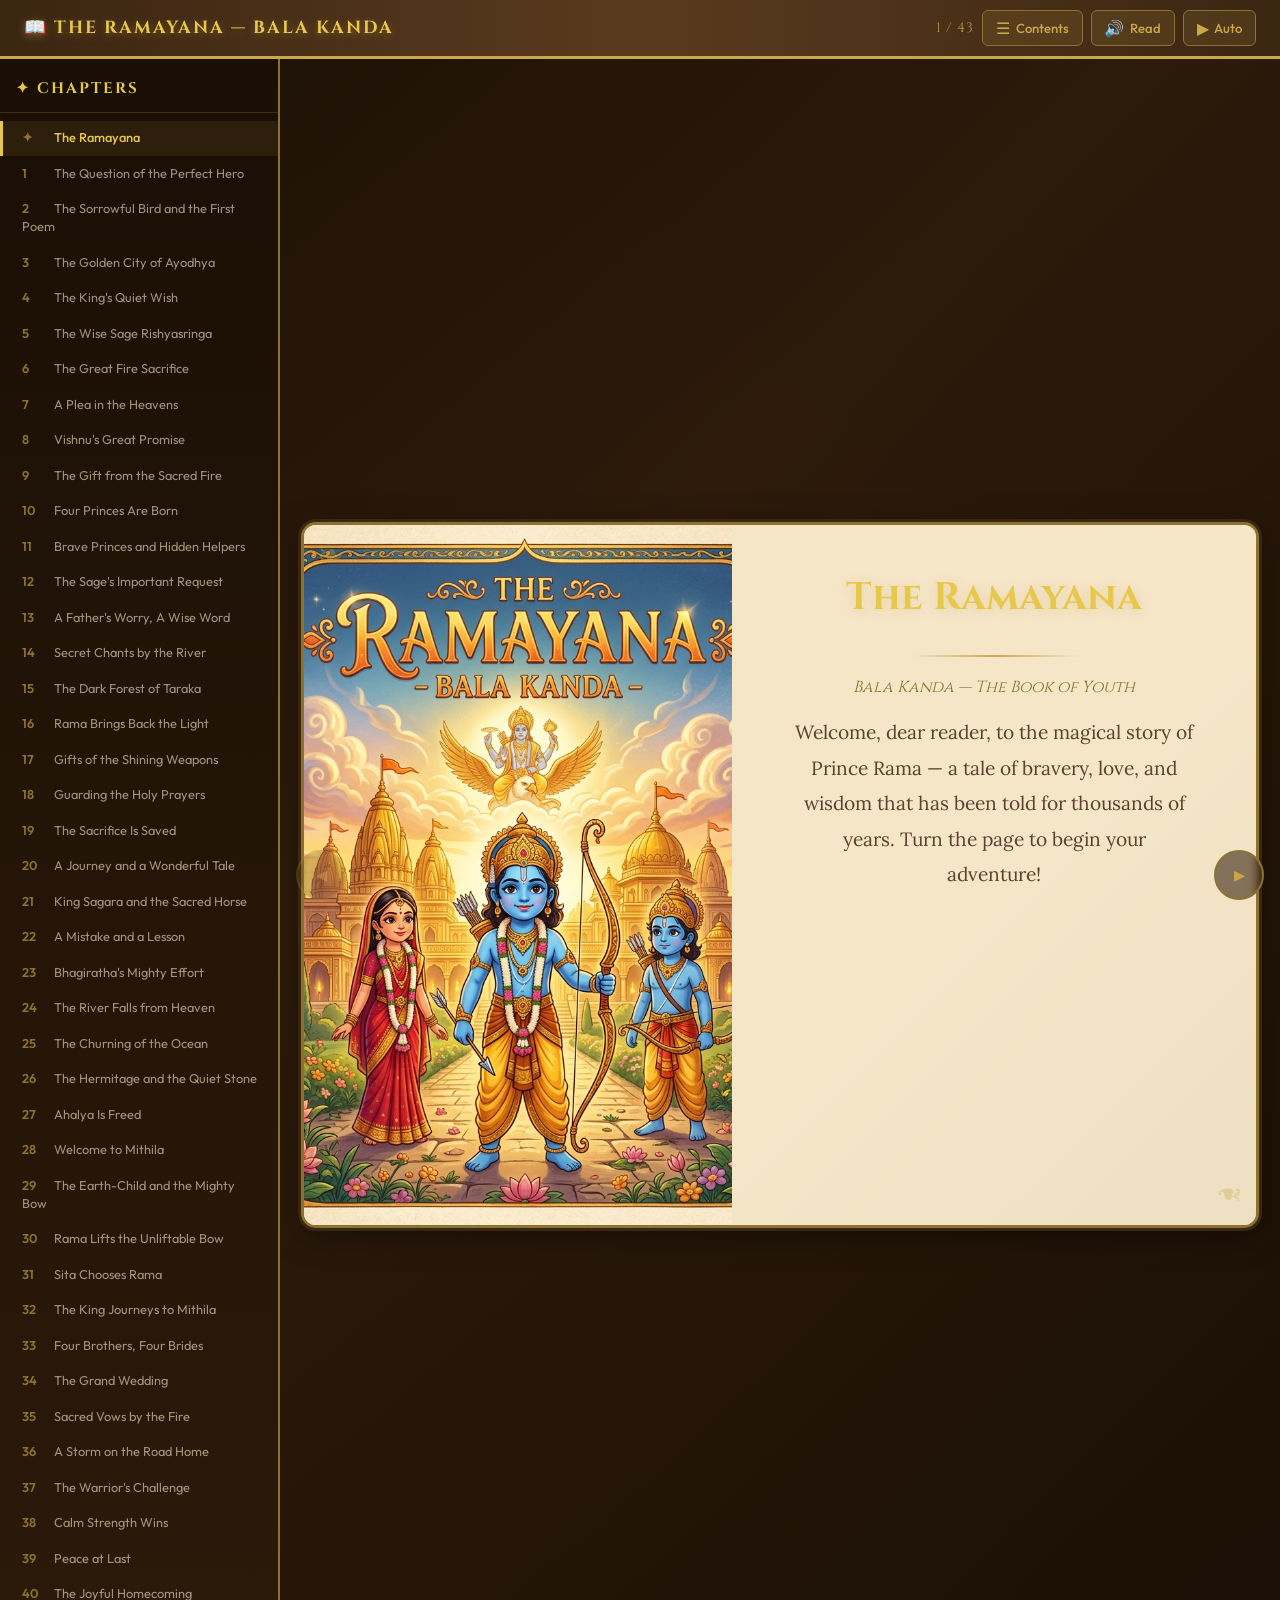
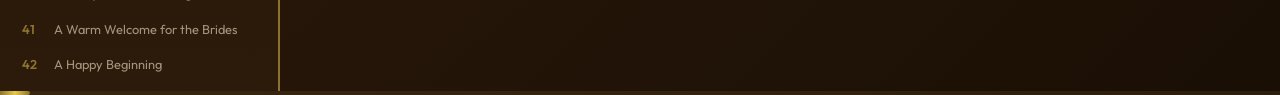
<file: Storybooks/Ramayana_Storybook/index.html>
<!DOCTYPE html>
<html lang="en">
<head>
  <meta charset="UTF-8">
  <meta name="viewport" content="width=device-width, initial-scale=1.0">
  <meta name="description" content="An interactive, illustrated children's storybook of the Ramayana Bala Kanda — 42 magical pages with read-aloud narration, beautiful images, and page-turning animations.">
  <title>The Ramayana — Bala Kanda | Children's Storybook</title>
  <link rel="stylesheet" href="styles.css">
  <link rel="icon" href="data:image/svg+xml,<svg xmlns='http://www.w3.org/2000/svg' viewBox='0 0 100 100'><text y='.9em' font-size='90'>📖</text></svg>">
</head>
<body>

  <!-- Loading Overlay -->
  <div id="loading-overlay">
    <div class="spinner"></div>
    <div class="loading-text">Opening the Book…</div>
  </div>

  <!-- Top Bar -->
  <header id="top-bar">
    <div class="brand">📖 The Ramayana — Bala Kanda</div>
    <div class="controls">
      <div class="speaking-indicator" id="speaking-indicator">
        <div class="wave"><span></span><span></span><span></span><span></span></div>
        Reading…
      </div>
      <span id="page-counter">1 / 42</span>
      <button class="ctrl-btn" id="toc-toggle-btn" title="Table of Contents">
        <span class="icon">☰</span> Contents
      </button>
      <button class="ctrl-btn" id="read-btn" title="Read Aloud">
        <span class="icon">🔊</span> Read
      </button>
      <button class="ctrl-btn" id="autoplay-btn" title="Auto-Play Pages">
        <span class="icon">▶</span> Auto
      </button>
    </div>
  </header>

  <!-- Main App -->
  <div id="app">

    <!-- Sidebar -->
    <nav id="sidebar">
      <h2>✦ Chapters</h2>
      <ul class="toc-list" id="toc-list">
        <!-- Populated by JS -->
      </ul>
    </nav>

    <!-- Book -->
    <div id="book-container">
      <button class="nav-arrow" id="prev-btn" title="Previous Page">◂</button>

      <div id="book">
        <!-- Left Page: Illustration -->
        <div id="page-left">
          <div id="page-image-wrap">
            <img id="page-image" src="" alt="Story illustration">
          </div>
        </div>

        <!-- Right Page: Text -->
        <div id="page-right" data-page="1">
          <h1 id="chapter-title"></h1>
          <hr class="divider">
          <p id="story-text"></p>
          <div id="moral-box"></div>
        </div>
      </div>

      <button class="nav-arrow" id="next-btn" title="Next Page">▸</button>
    </div>
  </div>

  <!-- Progress Bar -->
  <div id="progress-bar-wrap">
    <div id="progress-bar"></div>
  </div>

  <script src="app.js"></script>
</body>
</html>
</file>
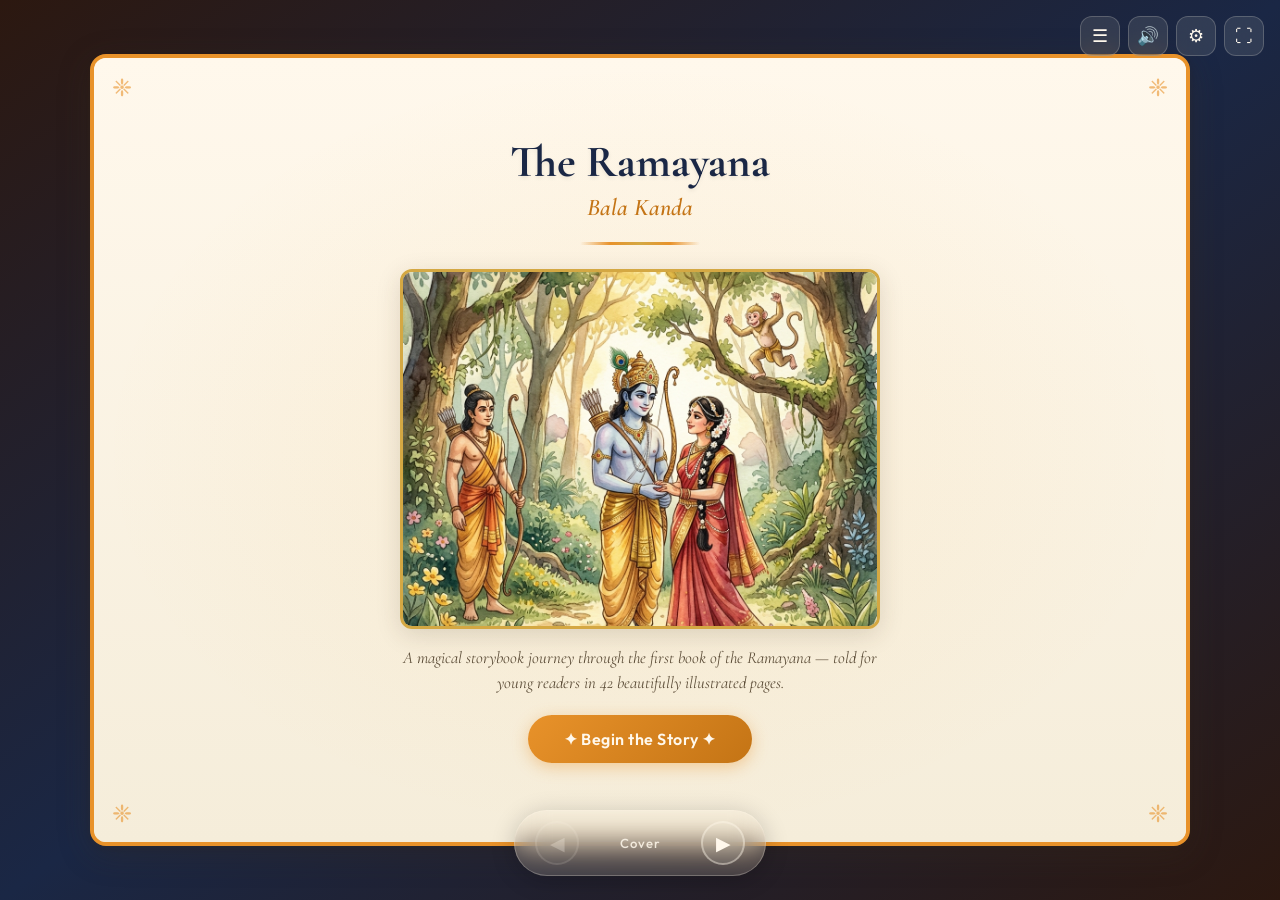
<file: Storybooks/Ramayana_StoryBook_Balakanda/index.html>
<!DOCTYPE html>
<html lang="en">
<head>
  <meta charset="UTF-8">
  <meta name="viewport" content="width=device-width, initial-scale=1.0">
  <meta name="description" content="The Ramayana of Valmiki — Bala Kanda: An interactive illustrated children's storybook in 42 pages with beautiful watercolour art. Experience the timeless tale of Prince Rama.">
  <title>The Ramayana — Bala Kanda | A Children's Storybook</title>
  <link rel="stylesheet" href="styles.css">
</head>
<body>

  <!-- Progress Bar -->
  <div class="progress-bar" id="progress-bar"></div>

  <!-- Toolbar (top right) -->
  <div class="toolbar">
    <button class="toolbar-btn" id="toc-btn" title="Table of Contents" aria-label="Table of Contents">☰</button>
    <button class="toolbar-btn" id="tts-btn" title="Read Aloud" aria-label="Read Aloud">🔊</button>
    <button class="toolbar-btn" id="audio-settings-btn" title="Audio Settings" aria-label="Audio Settings">⚙</button>
    <button class="toolbar-btn" id="fullscreen-btn" title="Fullscreen" aria-label="Fullscreen">⛶</button>
  </div>

  <!-- Audio Settings Panel -->
  <div class="audio-settings-panel" id="audio-settings-panel">
    <h3>🔊 Audio Settings</h3>
    <div class="setting-row">
      <label for="tts-provider">Voice Provider:</label>
      <select id="tts-provider">
        <option value="browser">Browser Default</option>
        <option value="sarvam">Sarvam AI (Indian English)</option>
      </select>
    </div>
    <div id="sarvam-settings-group" style="display: none;">
      <div class="setting-row">
        <label for="sarvam-api-key">API Key:</label>
        <input type="password" id="sarvam-api-key" placeholder="Paste Sarvam API Key">
      </div>
      <div class="setting-row">
        <label for="sarvam-speaker">Speaker Voice:</label>
        <select id="sarvam-speaker">
          <option value="meera" selected>Meera (Female - Storyteller)</option>
          <option value="shubh">Shubh (Male - Friendly Conversational)</option>
          <option value="arjun">Arjun (Male - Narrator)</option>
          <option value="ishita">Ishita (Female - Dynamic)</option>
          <option value="anushka">Anushka (Female - Conversational)</option>
          <option value="aditya">Aditya (Male - Conversational)</option>
        </select>
      </div>
    </div>
    <div class="setting-row">
      <label for="tts-rate">Speed:</label>
      <input type="range" id="tts-rate" min="0.5" max="1.5" step="0.1" value="0.9">
    </div>
    <button class="apply-settings-btn" id="apply-settings-btn">Apply</button>
    <div id="active-voice-status" style="margin-top: 12px; font-size: 0.8rem; color: var(--text-light); text-align: center; font-style: italic;">
      Active Voice: Browser Fallback
    </div>
  </div>

  <!-- Table of Contents Overlay -->
  <div class="toc-overlay" id="toc-overlay"></div>
  <div class="toc-panel" id="toc-panel">
    <button class="toc-close" id="toc-close-btn" aria-label="Close">✕</button>
    <h2 class="toc-title">📜 Chapters</h2>
    <div id="toc-list"></div>
  </div>

  <!-- ==================== BOOK ==================== -->
  <div class="book-container">

    <!-- ===== COVER PAGE ===== -->
    <div class="page cover-page active" data-title="Cover">
      <div class="page-inner">
        <h1 class="cover-title">The Ramayana</h1>
        <h2 class="cover-subtitle">Bala Kanda</h2>
        <hr class="cover-divider">
        <div class="cover-image-wrap">
          <img src="images/cover.webp" alt="Rama and Sita in the golden city of Ayodhya — watercolour illustration">
        </div>
        <p class="cover-tagline">A magical storybook journey through the first book of the Ramayana — told for young readers in 42 beautifully illustrated pages.</p>
        <button class="cover-start-btn" id="start-reading-btn">✦ Begin the Story ✦</button>
      </div>
    </div>

    <!-- ===== PAGE 1 ===== -->
    <div class="page story-page" data-title="The Question of the Perfect Hero">
      <div class="page-inner">
        <div class="page-header">
          <div class="page-number">Page 1 of 42</div>
          <h2 class="page-chapter-title">The Question of the Perfect Hero</h2>
        </div>
        <div class="page-illustration">
          <img src="images/page-01.webp" alt="Sage Valmiki and celestial Narada at dawn by the river">
        </div>
        <div class="page-story-text">
          <p>Long ago, a gentle sage named Valmiki sat beside a quiet river, turning one question over and over in his mind. In all the wide world, he wondered, who is the bravest, the kindest, and the most truthful person alive? Just then the wandering singer Narada drifted down from the sky, smiled, and said, "Let me tell you about Rama, the noble prince of Ayodhya." As Valmiki listened, his heart grew so full that he longed to know more.</p>
        </div>
      </div>
    </div>

    <!-- ===== PAGE 2 ===== -->
    <div class="page story-page" data-title="The Sorrowful Bird and the First Poem">
      <div class="page-inner">
        <div class="page-header">
          <div class="page-number">Page 2 of 42</div>
          <h2 class="page-chapter-title">The Sorrowful Bird and the First Poem</h2>
        </div>
        <div class="page-illustration">
          <img src="images/page-02.webp" alt="Valmiki by the riverbank with cranes and Lord Brahma descending">
        </div>
        <div class="page-story-text">
          <p>The very next morning, as he walked beside the water, Valmiki saw a cruel hunter strike down one of a pair of singing birds, and the other bird wept with grief. Such deep sorrow welled up in the sage that it flowed from his lips as a verse, the very first poem the world had ever heard. Then, in a shower of golden light, Lord Brahma himself appeared and said, "Sing the whole story of Rama in just this way." And so the great tale began.</p>
        </div>
      </div>
    </div>

    <!-- ===== PAGE 3 ===== -->
    <div class="page story-page" data-title="The Golden City of Ayodhya">
      <div class="page-inner">
        <div class="page-header">
          <div class="page-number">Page 3 of 42</div>
          <h2 class="page-chapter-title">The Golden City of Ayodhya</h2>
        </div>
        <div class="page-illustration">
          <img src="images/page-03.webp" alt="Panoramic view of golden Ayodhya with King Dasaratha on a balcony">
        </div>
        <div class="page-story-text">
          <p>Where did Rama's story begin? It began in a shining city called Ayodhya, golden and grand, ruled by the wise old King Dasaratha. The streets rang with music and laughter, and no one ever went hungry. Yet behind the tall palace walls, the king carried a quiet sorrow that no one could see.</p>
        </div>
      </div>
    </div>

    <!-- ===== PAGE 4 ===== -->
    <div class="page story-page" data-title="The King's Quiet Wish">
      <div class="page-inner">
        <div class="page-header">
          <div class="page-number">Page 4 of 42</div>
          <h2 class="page-chapter-title">The King's Quiet Wish</h2>
        </div>
        <div class="page-illustration">
          <img src="images/page-04.webp" alt="King Dasaratha alone on his throne at dusk gazing at an empty cradle">
        </div>
        <div class="page-story-text">
          <p>King Dasaratha had everything a king could wish for, except a child to call his own. "If only my palace echoed with little footsteps," he would often sigh. So his trusted minister Sumantra came to him with an idea. They would invite the holy young sage Rishyasringa to perform a sacred fire-ceremony, and perhaps the heavens would answer at last.</p>
        </div>
      </div>
    </div>

    <!-- ===== PAGE 5 ===== -->
    <div class="page story-page" data-title="The Wise Sage Rishyasringa">
      <div class="page-inner">
        <div class="page-header">
          <div class="page-number">Page 5 of 42</div>
          <h2 class="page-chapter-title">The Wise Sage Rishyasringa</h2>
        </div>
        <div class="page-illustration">
          <img src="images/page-05.webp" alt="Young sage Rishyasringa welcomed at the palace gates of Ayodhya">
        </div>
        <div class="page-story-text">
          <p>And so, with drums and lamps and showers of flower petals, the gentle sage Rishyasringa was welcomed into Ayodhya, and he brought hope with him like sunshine after rain. On the banks of the river Sarayu, he helped the king begin a great and holy fire-sacrifice.</p>
        </div>
      </div>
    </div>

    <!-- ===== PAGE 6 ===== -->
    <div class="page story-page" data-title="The Great Fire Sacrifice">
      <div class="page-inner">
        <div class="page-header">
          <div class="page-number">Page 6 of 42</div>
          <h2 class="page-chapter-title">The Great Fire Sacrifice</h2>
        </div>
        <div class="page-illustration">
          <img src="images/page-06.webp" alt="Grand fire sacrifice ceremony on the riverbank at dawn">
        </div>
        <div class="page-story-text">
          <p>The priests chanted, sweet smoke curled up toward the clouds, and the sacred fire blazed with everyone's hopeful prayers. But high above the sky, the gods were watching, and they were deeply worried. They believed this might be the perfect moment to ask for help against a terrible demon-king named Ravana.</p>
        </div>
      </div>
    </div>

    <!-- ===== PAGE 7 ===== -->
    <div class="page story-page" data-title="A Plea in the Heavens">
      <div class="page-inner">
        <div class="page-header">
          <div class="page-number">Page 7 of 42</div>
          <h2 class="page-chapter-title">A Plea in the Heavens</h2>
        </div>
        <div class="page-illustration">
          <img src="images/page-07.webp" alt="Gods pleading before Lord Vishnu on Shesha in the celestial realm">
        </div>
        <div class="page-story-text">
          <p>And who was this Ravana? He was a cruel demon with ten heads and twenty glaring eyes, so strong and so proud that he frightened gods and people alike. Trembling, the gods flew together to Lord Vishnu, folded their hands, and begged him, "Only you can save us. Please help us."</p>
        </div>
      </div>
    </div>

    <!-- ===== PAGE 8 ===== -->
    <div class="page story-page" data-title="Vishnu's Great Promise">
      <div class="page-inner">
        <div class="page-header">
          <div class="page-number">Page 8 of 42</div>
          <h2 class="page-chapter-title">Vishnu's Great Promise</h2>
        </div>
        <div class="page-illustration">
          <img src="images/page-08.webp" alt="Lord Vishnu sending light toward Earth while gods rejoice">
        </div>
        <div class="page-story-text">
          <p>Lord Vishnu smiled his calm and knowing smile. "Do not be afraid," he said. "I myself will be born on Earth as the sons of King Dasaratha, and I will set the world right again." And at that very moment, far below on Earth, something wondrous began to rise out of the sacrificial flames.</p>
        </div>
      </div>
    </div>

    <!-- ===== PAGE 9 ===== -->
    <div class="page story-page" data-title="The Gift from the Sacred Fire">
      <div class="page-inner">
        <div class="page-header">
          <div class="page-number">Page 9 of 42</div>
          <h2 class="page-chapter-title">The Gift from the Sacred Fire</h2>
        </div>
        <div class="page-illustration">
          <img src="images/page-09.webp" alt="Celestial being rising from flames holding a golden bowl of payasam">
        </div>
        <div class="page-story-text">
          <p>Out of the fire stepped a tall, glowing being, holding a golden bowl of sweet, magical pudding. "Share this with your queens," he said, and then he vanished. The king's hands trembled with joy as he gave it to them, for very soon the whole palace would have something wonderful to celebrate.</p>
        </div>
      </div>
    </div>

    <!-- ===== PAGE 10 ===== -->
    <div class="page story-page" data-title="Four Princes Are Born">
      <div class="page-inner">
        <div class="page-header">
          <div class="page-number">Page 10 of 42</div>
          <h2 class="page-chapter-title">Four Princes Are Born</h2>
        </div>
        <div class="page-illustration">
          <img src="images/page-10.webp" alt="Three queens cradling four glowing newborn princes in the palace nursery">
        </div>
        <div class="page-story-text">
          <p>Before long, the palace rang with the happy cries of not one but four baby princes: Rama, Bharata, Lakshmana, and little Shatrughna. And far away in the deep forests, the gods were quietly busy too, creating mighty monkey-warriors, secret friends that Rama would one day need on a very great adventure.</p>
        </div>
      </div>
    </div>

    <!-- ===== PAGE 11 ===== -->
    <div class="page story-page" data-title="Brave Princes and Hidden Helpers">
      <div class="page-inner">
        <div class="page-header">
          <div class="page-number">Page 11 of 42</div>
          <h2 class="page-chapter-title">Brave Princes and Hidden Helpers</h2>
        </div>
        <div class="page-illustration">
          <img src="images/page-11.webp" alt="Young princes practicing archery and vanara children playing in forests">
        </div>
        <div class="page-story-text">
          <p>The four little princes grew up clever, strong, and kind, and best of all, they loved one another dearly. But Rama shone the brightest of them all, with a heart so gentle that everyone adored him. And just as he was nearing sixteen, a powerful visitor came striding into the palace with an urgent plea.</p>
        </div>
      </div>
    </div>

    <!-- ===== PAGE 12 ===== -->
    <div class="page story-page" data-title="The Sage's Important Request">
      <div class="page-inner">
        <div class="page-header">
          <div class="page-number">Page 12 of 42</div>
          <h2 class="page-chapter-title">The Sage's Important Request</h2>
        </div>
        <div class="page-illustration">
          <img src="images/page-12.webp" alt="Sage Vishwamitra striding into the throne room to request Rama">
        </div>
        <div class="page-story-text">
          <p>Into the throne room strode the great sage Vishwamitra, his eyes flashing. "Demons are spoiling our holy prayers in the forest," he declared. "Send young Rama to protect us." The king's heart sank, for he did not wish to send his precious son into such danger. But the wise teacher Vasishtha gently leaned in and said, "You must trust the sage."</p>
        </div>
      </div>
    </div>

    <!-- ===== PAGE 13 ===== -->
    <div class="page story-page" data-title="A Father's Worry, A Wise Word">
      <div class="page-inner">
        <div class="page-header">
          <div class="page-number">Page 13 of 42</div>
          <h2 class="page-chapter-title">A Father's Worry, A Wise Word</h2>
        </div>
        <div class="page-illustration">
          <img src="images/page-13.webp" alt="King Dasaratha saying farewell to Rama and Lakshmana at the palace gate">
        </div>
        <div class="page-story-text">
          <p>So, blinking back his tears, the king allowed Rama and his faithful brother Lakshmana to set off into the wild with Vishwamitra. They were two brave boys with bows on their backs, stepping out into the unknown. As they walked along the river Sarayu, the sage thought to himself, "First, I must make these young princes ready."</p>
        </div>
      </div>
    </div>

    <!-- ===== PAGE 14 ===== -->
    <div class="page story-page" data-title="Secret Chants by the River">
      <div class="page-inner">
        <div class="page-header">
          <div class="page-number">Page 14 of 42</div>
          <h2 class="page-chapter-title">Secret Chants by the River</h2>
        </div>
        <div class="page-illustration">
          <img src="images/page-14.webp" alt="Vishwamitra teaching sacred chants to the princes by the Sarayu river">
        </div>
        <div class="page-story-text">
          <p>He taught them two secret chants called Bala and Atibala, magical words that kept them strong, never tired, and never afraid. With these chants humming softly in their hearts, the princes pressed on, deeper and deeper, until they came to a forest so dark and silent that not a single bird dared to sing.</p>
        </div>
      </div>
    </div>

    <!-- ===== PAGE 15 ===== -->
    <div class="page story-page" data-title="The Dark Forest of Tataka">
      <div class="page-inner">
        <div class="page-header">
          <div class="page-number">Page 15 of 42</div>
          <h2 class="page-chapter-title">The Dark Forest of Tataka</h2>
        </div>
        <div class="page-illustration">
          <img src="images/page-15.webp" alt="Rama and Lakshmana at the edge of a gloomy tangled forest">
        </div>
        <div class="page-story-text">
          <p>This gloomy wood belonged to a fierce demoness named Tataka, and everyone for miles around was afraid of her. "Be brave, Rama," said the sage softly. Rama lifted his bow, took one steady breath, and stepped forward, for he had made up his mind to bring peace back to this frightened land.</p>
        </div>
      </div>
    </div>

    <!-- ===== PAGE 16 ===== -->
    <div class="page story-page" data-title="Rama Brings Back the Light">
      <div class="page-inner">
        <div class="page-header">
          <div class="page-number">Page 16 of 42</div>
          <h2 class="page-chapter-title">Rama Brings Back the Light</h2>
        </div>
        <div class="page-illustration">
          <img src="images/page-16.webp" alt="Rama releasing a golden arrow as sunlight bursts through the dark forest">
        </div>
        <div class="page-story-text">
          <p>Out rushed Tataka with a terrible roar, but Rama stood as calm as a still pond, and with a single swift arrow he set the whole forest free. At once the sunlight came pouring through and the birds returned, singing once more. The delighted sage decided that this brave prince deserved a wondrous reward.</p>
        </div>
      </div>
    </div>

    <!-- ===== PAGE 17 ===== -->
    <div class="page story-page" data-title="Gifts of the Shining Weapons">
      <div class="page-inner">
        <div class="page-header">
          <div class="page-number">Page 17 of 42</div>
          <h2 class="page-chapter-title">Gifts of the Shining Weapons</h2>
        </div>
        <div class="page-illustration">
          <img src="images/page-17.webp" alt="Celestial weapons appearing as shining spirits before a kneeling Rama">
        </div>
        <div class="page-story-text">
          <p>And what a reward it was. Vishwamitra gave Rama glittering celestial weapons that appeared like friendly, shining spirits, all ready to obey him. "Use these only for what is good," the sage said, and Rama promised with all his heart. Then onward they went, to guard the sage's sacred fire-sacrifice.</p>
        </div>
      </div>
    </div>

    <!-- ===== PAGE 18 ===== -->
    <div class="page story-page" data-title="Guarding the Holy Prayers">
      <div class="page-inner">
        <div class="page-header">
          <div class="page-number">Page 18 of 42</div>
          <h2 class="page-chapter-title">Guarding the Holy Prayers</h2>
        </div>
        <div class="page-illustration">
          <img src="images/page-18.webp" alt="Rama and Lakshmana guarding sages at the fire altar as demons swoop down">
        </div>
        <div class="page-story-text">
          <p>For six long days and nights, the brothers kept careful watch over the chanting sages. Then, all at once, the sky turned black, and down swooped two roaring demons, Maricha and Subahu, hurling rocks and ash to spoil the holy prayers. But Rama was ready, with his bow already in his hand.</p>
        </div>
      </div>
    </div>

    <!-- ===== PAGE 19 ===== -->
    <div class="page story-page" data-title="The Sacrifice Is Saved">
      <div class="page-inner">
        <div class="page-header">
          <div class="page-number">Page 19 of 42</div>
          <h2 class="page-chapter-title">The Sacrifice Is Saved</h2>
        </div>
        <div class="page-illustration">
          <img src="images/page-19.webp" alt="Rama shooting a brilliant arrow sending the demon Maricha tumbling away">
        </div>
        <div class="page-story-text">
          <p>Quick as a flash of lightning, Rama loosed a mighty arrow that sent Maricha tumbling head over heels clear across the ocean, and he scattered the other demons too. The sacrifice was saved, and the grateful sages cheered. "Come now," said Vishwamitra warmly, "let us journey on to Mithila." And along the way, he had the most wonderful stories to share.</p>
        </div>
      </div>
    </div>

    <!-- ===== PAGE 20 ===== -->
    <div class="page story-page" data-title="A Journey and a Wonderful Tale">
      <div class="page-inner">
        <div class="page-header">
          <div class="page-number">Page 20 of 42</div>
          <h2 class="page-chapter-title">A Journey and a Wonderful Tale</h2>
        </div>
        <div class="page-illustration">
          <img src="images/page-20.webp" alt="Vishwamitra telling stories while walking along a scenic path with the princes">
        </div>
        <div class="page-story-text">
          <p>As they walked along, Vishwamitra pointed up at the great snowy mountains and began the tale of the holy river Ganga. "Long ago," he said, "a proud king named Sagara held a grand horse-ceremony, but it ended in the strangest mystery you ever heard." And Rama and Lakshmana leaned in close, eager for every word.</p>
        </div>
      </div>
    </div>

    <!-- ===== PAGE 21 ===== -->
    <div class="page story-page" data-title="King Sagara and the Sacred Horse">
      <div class="page-inner">
        <div class="page-header">
          <div class="page-number">Page 21 of 42</div>
          <h2 class="page-chapter-title">King Sagara and the Sacred Horse</h2>
        </div>
        <div class="page-illustration">
          <img src="images/page-21.webp" alt="King Sagara watching the sacred white horse vanish in sparkles">
        </div>
        <div class="page-story-text">
          <p>"The sacred horse simply vanished into thin air," said the sage. "So King Sagara sent his sixty thousand sons to search for it in every corner of the world. They dug deep, far down into the earth itself, and there they made a terrible mistake."</p>
        </div>
      </div>
    </div>

    <!-- ===== PAGE 22 ===== -->
    <div class="page story-page" data-title="A Mistake and a Lesson">
      <div class="page-inner">
        <div class="page-header">
          <div class="page-number">Page 22 of 42</div>
          <h2 class="page-chapter-title">A Mistake and a Lesson</h2>
        </div>
        <div class="page-illustration">
          <img src="images/page-22.webp" alt="Sage Kapila meditating underground beside the sacred horse">
        </div>
        <div class="page-story-text">
          <p>"They found the horse beside a wise sage named Kapila, who was deep in quiet meditation. But instead of bowing politely, they shouted at him so rudely that in a single flash they were burned to ashes," said Vishwamitra, shaking his head. "And many years passed before a noble prince called Bhagiratha set out to free their lost souls."</p>
        </div>
      </div>
    </div>

    <!-- ===== PAGE 23 ===== -->
    <div class="page story-page" data-title="Bhagiratha's Mighty Effort">
      <div class="page-inner">
        <div class="page-header">
          <div class="page-number">Page 23 of 42</div>
          <h2 class="page-chapter-title">Bhagiratha's Mighty Effort</h2>
        </div>
        <div class="page-illustration">
          <img src="images/page-23.webp" alt="Prince Bhagiratha standing in penance atop a snowy Himalayan peak">
        </div>
        <div class="page-story-text">
          <p>"Now Bhagiratha prayed and prayed with all his heart," Vishwamitra went on, "until at last the gods agreed to send the holy river Ganga rushing down from heaven to earth. But she came down so wild and so mighty that she might have shattered the whole world, and only Lord Shiva was strong enough to catch her."</p>
        </div>
      </div>
    </div>

    <!-- ===== PAGE 24 ===== -->
    <div class="page story-page" data-title="The River Falls from Heaven">
      <div class="page-inner">
        <div class="page-header">
          <div class="page-number">Page 24 of 42</div>
          <h2 class="page-chapter-title">The River Falls from Heaven</h2>
        </div>
        <div class="page-illustration">
          <img src="images/page-24.webp" alt="River Ganga cascading from heaven, caught in Lord Shiva's hair">
        </div>
        <div class="page-story-text">
          <p>"So Shiva caught the roaring Ganga in his tangled hair and let her flow out soft and gentle, to bless the earth and free those ancestors at last," said the sage. "When we work together in this way, even the impossible becomes possible. Once, the gods and demons even churned the whole great ocean side by side."</p>
        </div>
      </div>
    </div>

    <!-- ===== PAGE 25 ===== -->
    <div class="page story-page" data-title="The Churning of the Ocean">
      <div class="page-inner">
        <div class="page-header">
          <div class="page-number">Page 25 of 42</div>
          <h2 class="page-chapter-title">The Churning of the Ocean</h2>
        </div>
        <div class="page-illustration">
          <img src="images/page-25.webp" alt="Gods and demons churning the milky ocean with Mount Mandara">
        </div>
        <div class="page-story-text">
          <p>"And by churning that ocean together, they drew out the very nectar of life. That is what working together can do," Vishwamitra finished with a smile. Just then, as they neared Mithila, they came upon a hermitage that stood silent and overgrown, as though no one had lived there for years and years. Rama could not help wondering what its story might be.</p>
        </div>
      </div>
    </div>

    <!-- ===== PAGE 26 ===== -->
    <div class="page story-page" data-title="Ahalya's Long Wait">
      <div class="page-inner">
        <div class="page-header">
          <div class="page-number">Page 26 of 42</div>
          <h2 class="page-chapter-title">Ahalya's Long Wait</h2>
        </div>
        <div class="page-illustration">
          <img src="images/page-26.webp" alt="Ahalya doing penance, faint and unseen, in an overgrown forest hermitage as Rama, Lakshmana and Vishwamitra approach">
        </div>
        <div class="page-story-text">
          <p>"Long ago," said Vishwamitra gently, "this was the home of the great sage Gautama and his wife, Ahalya. But Ahalya was once led into a grave mistake, and in his anger Gautama declared that she must live here all alone, unseen by every passing eye, fasting and praying, until one pure and noble soul should come to set her free." He turned to Rama with knowing eyes. "That soul, my boy, is you. Step inside, and let her welcome you."</p>
        </div>
      </div>
    </div>

    <!-- ===== PAGE 27 ===== -->
    <div class="page story-page" data-title="Ahalya Is Freed">
      <div class="page-inner">
        <div class="page-header">
          <div class="page-number">Page 27 of 42</div>
          <h2 class="page-chapter-title">Ahalya Is Freed</h2>
        </div>
        <div class="page-illustration">
          <img src="images/page-27.webp" alt="Ahalya restored and radiant, welcoming Rama and Lakshmana as flowers rain from the sky and sage Gautama returns">
        </div>
        <div class="page-story-text">
          <p>As Rama and Lakshmana stepped softly into the quiet hermitage, there stood Ahalya, glowing after her long years of prayer. The two princes bowed low and touched her feet with deep respect, and at that very moment her long penance came to an end. She welcomed them with loving care, the heavens rained down flowers, and the sage Gautama returned at last to her side. Then the travelers marched onward, until the festive gates of Mithila came into view.</p>
        </div>
      </div>
    </div>

    <!-- ===== PAGE 28 ===== -->
    <div class="page story-page" data-title="Welcome to Mithila">
      <div class="page-inner">
        <div class="page-header">
          <div class="page-number">Page 28 of 42</div>
          <h2 class="page-chapter-title">Welcome to Mithila</h2>
        </div>
        <div class="page-illustration">
          <img src="images/page-28.webp" alt="King Janaka welcoming the travellers at the festive gates of Mithila">
        </div>
        <div class="page-story-text">
          <p>The wise King Janaka welcomed them warmly, though he could not help wondering who these two shining young princes might be. When Vishwamitra told him their names, Janaka's whole face lit up, and he began to tell them about his beloved daughter, Sita, and a mighty test of strength.</p>
        </div>
      </div>
    </div>

    <!-- ===== PAGE 29 ===== -->
    <div class="page story-page" data-title="The Earth-Child and the Mighty Bow">
      <div class="page-inner">
        <div class="page-header">
          <div class="page-number">Page 29 of 42</div>
          <h2 class="page-chapter-title">The Earth-Child and the Mighty Bow</h2>
        </div>
        <div class="page-illustration">
          <img src="images/page-29.webp" alt="King Janaka showing the great bow of Shiva in a grand hall with Sita nearby">
        </div>
        <div class="page-story-text">
          <p>"My Sita was no ordinary child, for she rose up out of the earth itself as I plowed my field," said Janaka. "And she will marry only the one who is strong enough to lift and bend the giant bow of Lord Shiva." Rama looked up at the colossal bow, smiled softly to himself, and stepped forward to try.</p>
        </div>
      </div>
    </div>

    <!-- ===== PAGE 30 ===== -->
    <div class="page story-page" data-title="Rama Lifts the Unliftable Bow">
      <div class="page-inner">
        <div class="page-header">
          <div class="page-number">Page 30 of 42</div>
          <h2 class="page-chapter-title">Rama Lifts the Unliftable Bow</h2>
        </div>
        <div class="page-illustration">
          <img src="images/page-30.webp" alt="Rama bending the great bow of Shiva as it cracks with brilliant light">
        </div>
        <div class="page-story-text">
          <p>As calm as could be, Rama lifted that enormous bow as easily as if it were a single flower. And as he bent it to string it, the bow snapped with a boom like thunder that shook the whole hall. The crowd leapt up cheering, and Sita stepped forward, her heart singing with joy.</p>
        </div>
      </div>
    </div>

    <!-- ===== PAGE 31 ===== -->
    <div class="page story-page" data-title="Sita Is Won">
      <div class="page-inner">
        <div class="page-header">
          <div class="page-number">Page 31 of 42</div>
          <h2 class="page-chapter-title">Sita Is Won</h2>
        </div>
        <div class="page-illustration">
          <img src="images/page-31.webp" alt="King Janaka joyfully granting Sita to Rama as swift messengers ride off toward Ayodhya">
        </div>
        <div class="page-story-text">
          <p>When the great bow lay broken, King Janaka's heart overflowed with joy. "By his strength and his valour," he declared, "the noble Rama has won my daughter Sita as his bride!" All of Mithila erupted in cheers, and Janaka sent his swiftest messengers galloping off to Ayodhya, to carry the happy news to King Dasaratha.</p>
        </div>
      </div>
    </div>

    <!-- ===== PAGE 32 ===== -->
    <div class="page story-page" data-title="The King Journeys to Mithila">
      <div class="page-inner">
        <div class="page-header">
          <div class="page-number">Page 32 of 42</div>
          <h2 class="page-chapter-title">The King Journeys to Mithila</h2>
        </div>
        <div class="page-illustration">
          <img src="images/page-32.webp" alt="A magnificent royal procession with elephants heading toward Mithila">
        </div>
        <div class="page-story-text">
          <p>Overjoyed, King Dasaratha set out for Mithila with a grand royal parade of elephants, drums, and fluttering banners. And when the two kind kings finally met, they clasped hands like old friends and decided to make this happy day grander still.</p>
        </div>
      </div>
    </div>

    <!-- ===== PAGE 33 ===== -->
    <div class="page story-page" data-title="Four Brothers, Four Brides">
      <div class="page-inner">
        <div class="page-header">
          <div class="page-number">Page 33 of 42</div>
          <h2 class="page-chapter-title">Four Brothers, Four Brides</h2>
        </div>
        <div class="page-illustration">
          <img src="images/page-33.webp" alt="The two kings clasping hands with four princes and four princesses">
        </div>
        <div class="page-story-text">
          <p>"Why stop at just one wedding?" said King Janaka with a twinkle in his eye. "Let all four of your sons marry the four young princesses of my family." Everyone agreed with delight, and at once the palace was decorated for the grandest wedding the world had ever seen.</p>
        </div>
      </div>
    </div>

    <!-- ===== PAGE 34 ===== -->
    <div class="page story-page" data-title="The Grand Wedding">
      <div class="page-inner">
        <div class="page-header">
          <div class="page-number">Page 34 of 42</div>
          <h2 class="page-chapter-title">The Grand Wedding</h2>
        </div>
        <div class="page-illustration">
          <img src="images/page-34.webp" alt="Dazzling wedding hall at night with four couples in bridal attire">
        </div>
        <div class="page-story-text">
          <p>Mithila glittered like a dream, with a thousand tiny lamps and flower garlands everywhere one looked. The four happy couples gathered together as music swirled all around them. And smiling shyly, the brides and grooms made ready to take their sacred vows around the holy fire.</p>
        </div>
      </div>
    </div>

    <!-- ===== PAGE 35 ===== -->
    <div class="page story-page" data-title="Sacred Vows by the Fire">
      <div class="page-inner">
        <div class="page-header">
          <div class="page-number">Page 35 of 42</div>
          <h2 class="page-chapter-title">Sacred Vows by the Fire</h2>
        </div>
        <div class="page-illustration">
          <img src="images/page-35.webp" alt="Rama and Sita walking around the sacred fire taking wedding vows">
        </div>
        <div class="page-story-text">
          <p>Hand in hand, they walked slowly around the fire, promising to love and care for one another always. When the ceremonies were done, the joyful families bade Mithila goodbye and set off for home. But they had barely begun their journey when the sky turned dark and a sudden storm blocked their path.</p>
        </div>
      </div>
    </div>

    <!-- ===== PAGE 36 ===== -->
    <div class="page story-page" data-title="A Storm on the Road Home">
      <div class="page-inner">
        <div class="page-header">
          <div class="page-number">Page 36 of 42</div>
          <h2 class="page-chapter-title">A Storm on the Road Home</h2>
        </div>
        <div class="page-illustration">
          <img src="images/page-36.webp" alt="Parasurama blocking the road under a storm-darkened sky">
        </div>
        <div class="page-story-text">
          <p>Out of the gloom strode a fierce warrior-sage named Parasurama, his great axe gleaming on his shoulder, furious that Shiva's mighty bow had been broken. The whole royal family froze, their hearts pounding. But Rama simply stepped forward, calm and respectful, and bowed.</p>
        </div>
      </div>
    </div>

    <!-- ===== PAGE 37 ===== -->
    <div class="page story-page" data-title="The Warrior's Challenge">
      <div class="page-inner">
        <div class="page-header">
          <div class="page-number">Page 37 of 42</div>
          <h2 class="page-chapter-title">The Warrior's Challenge</h2>
        </div>
        <div class="page-illustration">
          <img src="images/page-37.webp" alt="Parasurama offering his divine bow to Rama in a tense standoff">
        </div>
        <div class="page-story-text">
          <p>"If you are truly as strong as they say," thundered Parasurama, "then string this mighty bow of Lord Vishnu." Rama only smiled his gentle smile, accepted the challenge without a single boastful word, and lifted the heavy bow into his hands.</p>
        </div>
      </div>
    </div>

    <!-- ===== PAGE 38 ===== -->
    <div class="page story-page" data-title="Calm Strength Wins">
      <div class="page-inner">
        <div class="page-header">
          <div class="page-number">Page 38 of 42</div>
          <h2 class="page-chapter-title">Calm Strength Wins</h2>
        </div>
        <div class="page-illustration">
          <img src="images/page-38.webp" alt="Rama bending Parasurama's bow with a golden halo revealing his divinity">
        </div>
        <div class="page-story-text">
          <p>With the greatest ease, Rama strung the giant bow, and all at once a warm golden light shone around him, showing that he was no ordinary prince, but the Lord himself. At that wondrous sight, all of Parasurama's anger and pride melted away into deep and humble awe.</p>
        </div>
      </div>
    </div>

    <!-- ===== PAGE 39 ===== -->
    <div class="page story-page" data-title="Peace at Last">
      <div class="page-inner">
        <div class="page-header">
          <div class="page-number">Page 39 of 42</div>
          <h2 class="page-chapter-title">Peace at Last</h2>
        </div>
        <div class="page-illustration">
          <img src="images/page-39.webp" alt="Parasurama bowing to Rama before walking toward distant mountains">
        </div>
        <div class="page-story-text">
          <p>Parasurama bowed low to Rama and quietly walked away toward the faraway mountains, to pray there in peace. The storm clouds scattered, the blue sky shone down once more, and the happy travelers continued on their way home.</p>
        </div>
      </div>
    </div>

    <!-- ===== PAGE 40 ===== -->
    <div class="page story-page" data-title="The Joyful Homecoming">
      <div class="page-inner">
        <div class="page-header">
          <div class="page-number">Page 40 of 42</div>
          <h2 class="page-chapter-title">The Joyful Homecoming</h2>
        </div>
        <div class="page-illustration">
          <img src="images/page-40.webp" alt="Grand jubilant homecoming to Ayodhya at sunset with flower-strewn streets">
        </div>
        <div class="page-story-text">
          <p>And what a homecoming it was! Ayodhya greeted them with cheering crowds, flower-strewn streets, and a glowing lamp in every window. The princes and their lovely brides entered the palace, where their mothers stood waiting with open arms and happy tears.</p>
        </div>
      </div>
    </div>

    <!-- ===== PAGE 41 ===== -->
    <div class="page story-page" data-title="A Warm Welcome for the Brides">
      <div class="page-inner">
        <div class="page-header">
          <div class="page-number">Page 41 of 42</div>
          <h2 class="page-chapter-title">A Warm Welcome for the Brides</h2>
        </div>
        <div class="page-illustration">
          <img src="images/page-41.webp" alt="Queen mothers welcoming Sita and the princesses with aarti lamps">
        </div>
        <div class="page-story-text">
          <p>The three queen-mothers welcomed the new brides with sweet treats, glowing lamps, and loving blessings upon their foreheads. At long last the family was whole and happy. And so Rama and Sita began a beautiful new life together, side by side.</p>
        </div>
      </div>
    </div>

    <!-- ===== PAGE 42 ===== -->
    <div class="page story-page" data-title="A Happy Beginning">
      <div class="page-inner">
        <div class="page-header">
          <div class="page-number">Page 42 of 42</div>
          <h2 class="page-chapter-title">A Happy Beginning</h2>
        </div>
        <div class="page-illustration">
          <img src="images/page-42.webp" alt="Rama and Sita on a palace balcony gazing at a golden sunset horizon">
        </div>
        <div class="page-story-text">
          <p>And so Rama and Sita lived joyfully together, loved by everyone for their kindness and their truth. Here our first book gently comes to a close. But all of this was only the very beginning of their great and timeless adventure.</p>
        </div>
      </div>
    </div>

    <!-- ===== END PAGE ===== -->
    <div class="page end-page" data-title="The End">
      <div class="page-inner">
        <div class="end-ornament">❈ ✦ ❈</div>
        <h2 class="end-title">The End of Bala Kanda</h2>
        <hr class="cover-divider">
        <p class="end-text">This completes Book One of the Ramayana — the Bala Kanda — woven with gentle lessons of patience, courage, compassion, humility, devotion, and keeping one's word.<br><br>The journey has only just begun…</p>
        <div class="end-ornament">🪷</div>
        <button class="restart-btn" id="restart-btn">↻ Read Again</button>
      </div>
    </div>

  </div><!-- /book-container -->

  <!-- Navigation Controls -->
  <div class="nav-controls">
    <button class="nav-btn" id="prev-btn" aria-label="Previous Page">◀</button>
    <span class="nav-page-indicator" id="page-indicator">Cover</span>
    <button class="nav-btn" id="next-btn" aria-label="Next Page">▶</button>
  </div>

  <script src="script.js"></script>
</body>
</html>
</file>
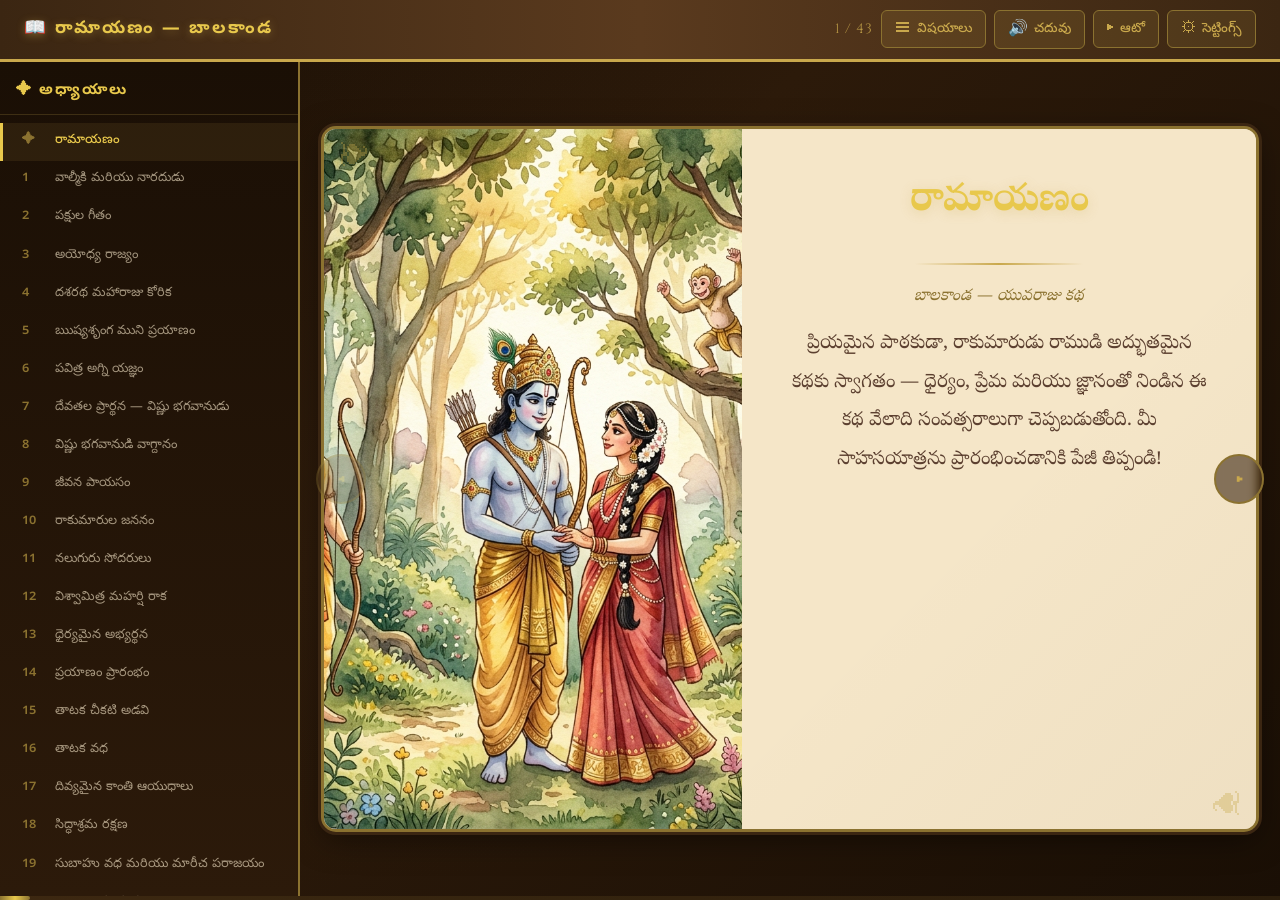
<file: Storybooks/Ramayana_Storybook_Telugu/index.html>
<!DOCTYPE html>
<html lang="te">
<head>
  <meta charset="UTF-8">
  <meta name="viewport" content="width=device-width, initial-scale=1.0">
  <meta name="description" content="తెలుగు రామాయణం — బాలకాండ | పిల్లల కథల పుస్తకం — 43 అందమైన పేజీలతో, చదవడం వినిపించే సౌకర్యంతో, అద్భుతమైన బొమ్మలతో సంపూర్ణ ఇంటరాక్టివ్ కథా పుస్తకం.">
  <title>రామాయణం — బాలకాండ | పిల్లల కథల పుస్తకం</title>
  <link rel="stylesheet" href="styles.css">
  <link rel="icon" href="data:image/svg+xml,<svg xmlns='http://www.w3.org/2000/svg' viewBox='0 0 100 100'><text y='.9em' font-size='90'>📖</text></svg>">
</head>
<body>

  <!-- Loading Overlay -->
  <div id="loading-overlay">
    <div class="spinner"></div>
    <div class="loading-text">పుస్తకం తెరుస్తోంది…</div>
  </div>

  <!-- Top Bar -->
  <header id="top-bar">
    <div class="brand">📖 రామాయణం — బాలకాండ</div>
    <div class="controls">
      <div class="speaking-indicator" id="speaking-indicator">
        <div class="wave"><span></span><span></span><span></span><span></span></div>
        చదువుతోంది…
      </div>
      <span id="page-counter">1 / 43</span>
      <button class="ctrl-btn" id="toc-toggle-btn" title="విషయ సూచిక">
        <span class="icon">☰</span> విషయాలు
      </button>
      <button class="ctrl-btn" id="read-btn" title="వినిపించు">
        <span class="icon">🔊</span> చదువు
      </button>
      <button class="ctrl-btn" id="autoplay-btn" title="ఆటో-ప్లే">
        <span class="icon">▶</span> ఆటో
      </button>
      <button class="ctrl-btn" id="settings-toggle-btn" title="ఆడియో సెట్టింగులు">
        <span class="icon">⚙</span> సెట్టింగ్స్
      </button>
    </div>
  </header>

  <!-- Audio Settings Panel -->
  <div class="audio-settings-panel" id="audio-settings-panel">
    <h3>🔊 ఆడియో సెట్టింగులు</h3>
    <div class="setting-row">
      <label for="tts-provider">వాయిస్ ప్రొవైడర్:</label>
      <select id="tts-provider">
        <option value="browser">బ్రౌజర్ డిఫాల్ట్</option>
        <option value="sarvam">సర్వమ్ AI (తెలుగు)</option>
      </select>
    </div>
    <div id="sarvam-settings-group" style="display: none;">
      <div class="setting-row">
        <label for="sarvam-api-key">API కీ:</label>
        <input type="password" id="sarvam-api-key" placeholder="ఇక్కడ API Key పేస్ట్ చేయండి">
      </div>
      <div class="setting-row">
        <label for="sarvam-speaker">మాట్లాడే వాయిస్:</label>
        <select id="sarvam-speaker">
          <option value="neha" selected>నేహా (స్త్రీ వాయిస్)</option>
          <option value="anushka">అనుష్క (స్త్రీ వాయిస్)</option>
          <option value="aditya">ఆదిత్య (పురుష వాయిస్)</option>
          <option value="amit">అమిత్ (పురుష వాయిస్)</option>
          <option value="meera">మీరా (స్త్రీ వాయిస్ - కథకుడు)</option>
          <option value="shubh">శుభ్ (పురుష వాయిస్)</option>
        </select>
      </div>
    </div>
    <div class="setting-row">
      <label for="tts-rate">వేగం:</label>
      <input type="range" id="tts-rate" min="0.5" max="1.5" step="0.1" value="0.9">
    </div>
    <button class="apply-settings-btn" id="apply-settings-btn">వర్తించు</button>
    <div id="active-voice-status" style="margin-top: 12px; font-size: 0.8rem; color: var(--text-light); text-align: center; font-style: italic;">
      యాక్టివ్ వాయిస్: బ్రౌజర్ డిఫాల్ట్
    </div>
  </div>

  <!-- Main App -->
  <div id="app">

    <!-- Sidebar -->
    <nav id="sidebar">
      <h2>✦ అధ్యాయాలు</h2>
      <ul class="toc-list" id="toc-list">
        <!-- Populated by JS -->
      </ul>
    </nav>

    <!-- Book -->
    <div id="book-container">
      <button class="nav-arrow" id="prev-btn" title="మునుపటి పేజీ">◂</button>

      <div id="book">
        <!-- Left Page: Illustration -->
        <div id="page-left">
          <div id="page-image-wrap">
            <img id="page-image" src="" alt="కథా చిత్రం">
          </div>
        </div>

        <!-- Right Page: Text -->
        <div id="page-right" data-page="1">
          <h1 id="chapter-title"></h1>
          <hr class="divider">
          <p id="story-text"></p>
          <div id="moral-box"></div>
        </div>
      </div>

      <button class="nav-arrow" id="next-btn" title="తదుపరి పేజీ">▸</button>
    </div>
  </div>

  <!-- Progress Bar -->
  <div id="progress-bar-wrap">
    <div id="progress-bar"></div>
  </div>

  <script src="app.js"></script>
</body>
</html>
</file>
<file: Storybooks/Ramayana_Storybook/styles.css>
/* ============================================================
   Ramayana Children's Storybook — Premium Styles
   ============================================================ */
@import url('https://fonts.googleapis.com/css2?family=Cinzel:wght@400;600;700;900&family=Lora:ital,wght@0,400;0,500;0,600;1,400&family=Outfit:wght@300;400;500&display=swap');

:root {
  /* Core palette */
  --parchment:      #f5e6c8;
  --parchment-dark:  #e8d5a8;
  --leather:         #3b2612;
  --leather-light:   #5a3a1e;
  --gold:            #c9a84c;
  --gold-bright:     #e8c84c;
  --gold-dim:        #8b7230;
  --ink:             #2c1810;
  --ink-light:       #5c4030;
  --ruby:            #9b2335;
  --sapphire:        #1a3a5c;
  --saffron:         #e07020;

  /* Spacing */
  --page-pad: 2.5rem;
  --radius: 12px;

  /* Transition */
  --ease: cubic-bezier(.4, 0, .2, 1);
}

/* ---- Reset ---- */
*, *::before, *::after { box-sizing: border-box; margin: 0; padding: 0; }

html {
  font-size: 16px;
  scroll-behavior: smooth;
}

body {
  font-family: 'Lora', Georgia, serif;
  color: var(--ink);
  background:
    radial-gradient(ellipse at 20% 50%, rgba(59,38,18,.08) 0%, transparent 70%),
    linear-gradient(135deg, #1a0f05 0%, #2c1a0a 40%, #1a0f05 100%);
  min-height: 100vh;
  overflow: hidden;
  display: flex;
  flex-direction: column;
}

/* ============================================================
   Top Bar
   ============================================================ */
#top-bar {
  display: flex;
  align-items: center;
  justify-content: space-between;
  padding: .6rem 1.5rem;
  background: linear-gradient(90deg, var(--leather) 0%, var(--leather-light) 50%, var(--leather) 100%);
  border-bottom: 3px solid var(--gold);
  z-index: 100;
  flex-shrink: 0;
}

#top-bar .brand {
  font-family: 'Cinzel', serif;
  font-weight: 700;
  font-size: 1.1rem;
  color: var(--gold-bright);
  letter-spacing: 2px;
  text-transform: uppercase;
  text-shadow: 0 2px 8px rgba(201,168,76,.4);
}

#top-bar .controls {
  display: flex;
  gap: .5rem;
  align-items: center;
}

/* Control buttons */
.ctrl-btn {
  background: rgba(201,168,76,.12);
  border: 1.5px solid var(--gold-dim);
  color: var(--gold);
  padding: .45rem .8rem;
  border-radius: 6px;
  font-family: 'Outfit', sans-serif;
  font-size: .82rem;
  font-weight: 500;
  cursor: pointer;
  transition: all .25s var(--ease);
  display: flex;
  align-items: center;
  gap: .35rem;
}
.ctrl-btn:hover {
  background: rgba(201,168,76,.25);
  border-color: var(--gold-bright);
  color: var(--gold-bright);
  transform: translateY(-1px);
  box-shadow: 0 4px 16px rgba(201,168,76,.2);
}
.ctrl-btn.active {
  background: var(--gold);
  color: var(--leather);
  border-color: var(--gold-bright);
}
.ctrl-btn .icon { font-size: 1rem; }

/* Page counter */
#page-counter {
  font-family: 'Cinzel', serif;
  font-size: .85rem;
  color: var(--gold);
  opacity: .85;
  letter-spacing: 1px;
}

/* ============================================================
   Main Layout — Sidebar + Book
   ============================================================ */
#app {
  display: flex;
  flex: 1;
  overflow: hidden;
}

/* ---- Sidebar (Table of Contents) ---- */
#sidebar {
  width: 280px;
  min-width: 280px;
  background: linear-gradient(180deg, #1a0f05 0%, #2c1a0a 100%);
  border-right: 2px solid var(--gold-dim);
  overflow-y: auto;
  transition: margin-left .4s var(--ease), opacity .3s;
  z-index: 50;
  flex-shrink: 0;
}
#sidebar.collapsed {
  margin-left: -280px;
  opacity: 0;
  pointer-events: none;
}

#sidebar h2 {
  font-family: 'Cinzel', serif;
  font-size: .95rem;
  color: var(--gold-bright);
  padding: 1.2rem 1rem .8rem;
  letter-spacing: 2px;
  text-transform: uppercase;
  border-bottom: 1px solid rgba(201,168,76,.2);
}

.toc-list {
  list-style: none;
  padding: .5rem 0;
}
.toc-item {
  padding: .55rem 1rem .55rem 1.2rem;
  font-family: 'Outfit', sans-serif;
  font-size: .8rem;
  font-weight: 400;
  color: rgba(245,230,200,.6);
  cursor: pointer;
  transition: all .2s;
  border-left: 3px solid transparent;
  line-height: 1.4;
}
.toc-item:hover {
  color: var(--gold);
  background: rgba(201,168,76,.06);
  border-left-color: var(--gold-dim);
}
.toc-item.active {
  color: var(--gold-bright);
  background: rgba(201,168,76,.1);
  border-left-color: var(--gold-bright);
  font-weight: 500;
}
.toc-item .toc-num {
  display: inline-block;
  width: 1.8rem;
  color: var(--gold-dim);
  font-weight: 600;
}

/* ---- Book Container ---- */
#book-container {
  flex: 1;
  display: flex;
  align-items: center;
  justify-content: center;
  padding: 1.5rem;
  position: relative;
  overflow: hidden;
}

/* The Book */
#book {
  width: 100%;
  max-width: 1100px;
  height: calc(100vh - 110px);
  max-height: 700px;
  display: flex;
  background: var(--parchment);
  border-radius: var(--radius);
  box-shadow:
    0 0 0 3px var(--gold-dim),
    0 0 0 6px var(--leather),
    0 8px 32px rgba(0,0,0,.5),
    inset 0 0 60px rgba(44,24,16,.08);
  position: relative;
  overflow: hidden;
}

/* Gold corner ornaments */
#book::before,
#book::after {
  content: '❧';
  position: absolute;
  font-size: 2rem;
  color: var(--gold);
  opacity: .35;
  z-index: 2;
  pointer-events: none;
}
#book::before { top: .6rem; left: .8rem; }
#book::after { bottom: .6rem; right: .8rem; transform: rotate(180deg); }

/* ---- Left Page (Image) ---- */
#page-left {
  flex: 1;
  display: flex;
  align-items: center;
  justify-content: center;
  padding: 1.5rem;
  background:
    linear-gradient(135deg, rgba(44,24,16,.04) 0%, transparent 50%),
    var(--parchment);
  border-right: 1px solid rgba(44,24,16,.1);
  position: relative;
  overflow: hidden;
}

#page-image-wrap {
  width: 100%;
  height: 100%;
  display: flex;
  align-items: center;
  justify-content: center;
  position: relative;
}

#page-image {
  max-width: 100%;
  max-height: 100%;
  object-fit: contain;
  border-radius: 8px;
  box-shadow: 0 4px 20px rgba(44,24,16,.15);
  transition: opacity .5s var(--ease), transform .5s var(--ease);
}
#page-image.fade-out {
  opacity: 0;
  transform: scale(.96);
}

/* Decorative frame for pages without real images */
.ornament-frame {
  width: 100%;
  height: 100%;
  display: flex;
  align-items: center;
  justify-content: center;
  flex-direction: column;
  gap: 1rem;
  border: 3px double var(--gold);
  border-radius: 8px;
  padding: 2rem;
  background:
    radial-gradient(ellipse at center, rgba(201,168,76,.06) 0%, transparent 70%),
    linear-gradient(var(--parchment), var(--parchment-dark));
}

.ornament-frame .ornament-icon {
  font-size: 4rem;
  opacity: .45;
  animation: pulse-glow 3s infinite ease-in-out;
}

.ornament-frame .ornament-text {
  font-family: 'Cinzel', serif;
  font-size: .85rem;
  color: var(--gold-dim);
  text-align: center;
  line-height: 1.5;
  font-style: italic;
}

@keyframes pulse-glow {
  0%, 100% { opacity: .35; transform: scale(1); }
  50% { opacity: .55; transform: scale(1.05); }
}

/* ---- Right Page (Text) ---- */
#page-right {
  flex: 1;
  display: flex;
  flex-direction: column;
  padding: var(--page-pad);
  background:
    linear-gradient(135deg, transparent 50%, rgba(44,24,16,.03) 100%),
    var(--parchment);
  position: relative;
  overflow-y: auto;
}

/* Page number */
#page-right::after {
  content: attr(data-page);
  position: absolute;
  bottom: .8rem;
  right: 1.2rem;
  font-family: 'Cinzel', serif;
  font-size: .75rem;
  color: var(--gold-dim);
  opacity: .6;
}

/* Chapter title */
#chapter-title {
  font-family: 'Cinzel', serif;
  font-size: 1.6rem;
  font-weight: 700;
  color: var(--ruby);
  line-height: 1.3;
  margin-bottom: .5rem;
  transition: opacity .4s var(--ease);
  text-shadow: 0 1px 2px rgba(155,35,53,.1);
}

/* Golden divider */
.divider {
  width: 60%;
  height: 2px;
  background: linear-gradient(90deg, transparent, var(--gold), transparent);
  margin: .6rem 0 1.2rem;
  border: none;
}

/* Story text */
#story-text {
  font-family: 'Lora', Georgia, serif;
  font-size: 1.12rem;
  line-height: 1.85;
  color: var(--ink);
  flex: 1;
  transition: opacity .4s var(--ease);
}

/* Moral box */
#moral-box {
  margin-top: auto;
  padding: .8rem 1rem;
  background: rgba(201,168,76,.08);
  border: 1px solid rgba(201,168,76,.25);
  border-radius: 6px;
  font-family: 'Lora', serif;
  font-size: .9rem;
  font-style: italic;
  color: var(--ink-light);
  line-height: 1.6;
}
#moral-box:empty { display: none; }

/* ---- Cover Page (Special) ---- */
#book.cover-mode #page-left {
  flex: 0;
  width: 0;
  padding: 0;
  overflow: hidden;
  border: none;
}
#book.cover-mode #page-right {
  display: flex;
  align-items: center;
  justify-content: center;
  text-align: center;
  padding: 3rem;
}
#book.cover-mode #chapter-title {
  font-size: 2.4rem;
  color: var(--gold-bright);
  text-shadow: 0 2px 12px rgba(201,168,76,.3);
  margin-bottom: 1rem;
}
#book.cover-mode #story-text {
  font-size: 1.2rem;
  color: var(--ink-light);
  max-width: 400px;
}
#book.cover-mode .divider {
  width: 40%;
  margin: 1rem auto;
}

/* Cover special: full image */
#book.cover-mode #page-left {
  flex: 1;
  width: auto;
  padding: 0;
  border: none;
  overflow: hidden;
}
#book.cover-mode #page-image {
  width: 100%;
  height: 100%;
  object-fit: cover;
  border-radius: 0;
  box-shadow: none;
}

/* ============================================================
   Navigation Arrows
   ============================================================ */
.nav-arrow {
  position: absolute;
  top: 50%;
  transform: translateY(-50%);
  width: 50px;
  height: 50px;
  border-radius: 50%;
  background: rgba(59,38,18,.6);
  border: 2px solid var(--gold-dim);
  color: var(--gold);
  font-size: 1.4rem;
  display: flex;
  align-items: center;
  justify-content: center;
  cursor: pointer;
  z-index: 20;
  transition: all .25s var(--ease);
  backdrop-filter: blur(4px);
}
.nav-arrow:hover {
  background: rgba(201,168,76,.3);
  border-color: var(--gold-bright);
  color: var(--gold-bright);
  transform: translateY(-50%) scale(1.1);
  box-shadow: 0 4px 20px rgba(201,168,76,.3);
}
.nav-arrow:active { transform: translateY(-50%) scale(.95); }
#prev-btn { left: 1rem; }
#next-btn { right: 1rem; }
.nav-arrow:disabled {
  opacity: .3;
  cursor: default;
  pointer-events: none;
}

/* ============================================================
   Bottom Bar — Auto-play progress
   ============================================================ */
#progress-bar-wrap {
  height: 4px;
  background: rgba(201,168,76,.1);
  flex-shrink: 0;
}
#progress-bar {
  height: 100%;
  width: 0%;
  background: linear-gradient(90deg, var(--gold-dim), var(--gold-bright), var(--gold-dim));
  transition: width .4s var(--ease);
  border-radius: 0 2px 2px 0;
}

/* ============================================================
   Read Aloud Indicator
   ============================================================ */
.speaking-indicator {
  display: none;
  align-items: center;
  gap: .4rem;
  padding: .3rem .6rem;
  background: rgba(224,112,32,.1);
  border: 1px solid rgba(224,112,32,.3);
  border-radius: 4px;
  font-family: 'Outfit', sans-serif;
  font-size: .75rem;
  color: var(--saffron);
}
.speaking-indicator.active { display: flex; }
.speaking-indicator .wave {
  display: flex;
  gap: 2px;
  align-items: flex-end;
  height: 14px;
}
.speaking-indicator .wave span {
  width: 3px;
  background: var(--saffron);
  border-radius: 1px;
  animation: wave-bar 1s infinite ease-in-out;
}
.speaking-indicator .wave span:nth-child(2) { animation-delay: .15s; }
.speaking-indicator .wave span:nth-child(3) { animation-delay: .3s; }
.speaking-indicator .wave span:nth-child(4) { animation-delay: .45s; }

@keyframes wave-bar {
  0%, 100% { height: 4px; }
  50% { height: 14px; }
}

/* ============================================================
   Loading Overlay
   ============================================================ */
#loading-overlay {
  position: fixed;
  inset: 0;
  background: radial-gradient(ellipse at center, #2c1a0a 0%, #1a0f05 100%);
  display: flex;
  flex-direction: column;
  align-items: center;
  justify-content: center;
  z-index: 1000;
  transition: opacity .6s;
}
#loading-overlay.hidden {
  opacity: 0;
  pointer-events: none;
}
#loading-overlay .spinner {
  width: 60px;
  height: 60px;
  border: 3px solid rgba(201,168,76,.15);
  border-top: 3px solid var(--gold-bright);
  border-radius: 50%;
  animation: spin 1s linear infinite;
}
#loading-overlay .loading-text {
  margin-top: 1.2rem;
  font-family: 'Cinzel', serif;
  font-size: 1rem;
  color: var(--gold);
  letter-spacing: 3px;
  text-transform: uppercase;
  animation: pulse-text 2s infinite;
}
@keyframes spin { to { transform: rotate(360deg); } }
@keyframes pulse-text {
  0%, 100% { opacity: .5; }
  50% { opacity: 1; }
}

/* ============================================================
   Page Transition Animation
   ============================================================ */
.page-turning #page-left,
.page-turning #page-right {
  animation: page-slide .4s var(--ease);
}
@keyframes page-slide {
  0% { opacity: 0; transform: translateX(20px); }
  100% { opacity: 1; transform: translateX(0); }
}
.page-turning-back #page-left,
.page-turning-back #page-right {
  animation: page-slide-back .4s var(--ease);
}
@keyframes page-slide-back {
  0% { opacity: 0; transform: translateX(-20px); }
  100% { opacity: 1; transform: translateX(0); }
}

/* ============================================================
   Responsive
   ============================================================ */
@media (max-width: 900px) {
  #sidebar { display: none; }
  #book {
    flex-direction: column;
    max-height: none;
    height: auto;
    min-height: calc(100vh - 110px);
  }
  #page-left {
    height: 300px;
    min-height: 300px;
    border-right: none;
    border-bottom: 1px solid rgba(44,24,16,.1);
  }
  #page-right {
    min-height: 300px;
    padding: 1.5rem;
  }
  #chapter-title { font-size: 1.3rem; }
  #story-text { font-size: 1rem; }
  .nav-arrow { width: 40px; height: 40px; font-size: 1.1rem; }
}

@media (max-width: 600px) {
  #top-bar { padding: .5rem .8rem; }
  #top-bar .brand { font-size: .85rem; letter-spacing: 1px; }
  .ctrl-btn { padding: .35rem .6rem; font-size: .75rem; }
  #page-left { height: 240px; min-height: 240px; padding: .8rem; }
  #page-right { padding: 1rem; }
  #chapter-title { font-size: 1.1rem; }
  #story-text { font-size: .92rem; line-height: 1.7; }
  var(--page-pad): 1rem;
}

/* ============================================================
   Scrollbar
   ============================================================ */
#sidebar::-webkit-scrollbar,
#page-right::-webkit-scrollbar {
  width: 6px;
}
#sidebar::-webkit-scrollbar-track,
#page-right::-webkit-scrollbar-track {
  background: transparent;
}
#sidebar::-webkit-scrollbar-thumb {
  background: var(--gold-dim);
  border-radius: 3px;
}
#page-right::-webkit-scrollbar-thumb {
  background: rgba(44,24,16,.2);
  border-radius: 3px;
}
</file>
<file: Storybooks/Ramayana_StoryBook_Balakanda/styles.css>
/* ============================================================
   RAMAYANA BALA KANDA — CHILDREN'S STORYBOOK
   Design System & Styles
   ============================================================ */

/* ---------- Google Fonts ---------- */
@import url('https://fonts.googleapis.com/css2?family=Cormorant+Garamond:ital,wght@0,400;0,600;0,700;1,400;1,600&family=Outfit:wght@300;400;500;600;700&display=swap');

/* ---------- CSS Custom Properties ---------- */
:root {
  /* Palette — warm Indian watercolour */
  --saffron:        #E8922A;
  --saffron-light:  #F5C87A;
  --saffron-dark:   #C47415;
  --marigold:       #F4A623;
  --gold:           #D4A843;
  --gold-bright:    #F0C75E;
  --turquoise:      #3AAFB9;
  --turquoise-deep: #1D7A82;
  --rose:           #D4567A;
  --rose-soft:      #E8A0B4;
  --magenta:        #B93E72;
  --leaf-green:     #5DAA68;
  --indigo:         #2C3E6B;
  --indigo-deep:    #1A2745;
  --cream:          #FFF8EC;
  --parchment:      #F5EDDA;
  --parchment-dark: #E8DCC5;
  --warm-white:     #FFFDF7;
  --text-dark:      #3A2F1E;
  --text-medium:    #5E4F3A;
  --text-light:     #8A7A62;
  --shadow:         rgba(58, 47, 30, 0.15);
  --shadow-strong:  rgba(58, 47, 30, 0.3);

  /* Typography */
  --font-story:   'Cormorant Garamond', 'Georgia', serif;
  --font-ui:      'Outfit', 'Segoe UI', sans-serif;

  /* Sizing */
  --page-max-width:  1100px;
  --page-max-height: 820px;
  --border-radius:   16px;
  --transition:      0.4s cubic-bezier(0.4, 0, 0.2, 1);

  /* Page border pattern */
  --border-pattern-color: var(--saffron);
}

/* ---------- Reset & Base ---------- */
*, *::before, *::after {
  margin: 0;
  padding: 0;
  box-sizing: border-box;
}

html {
  font-size: 16px;
  scroll-behavior: smooth;
}

body {
  font-family: var(--font-ui);
  background: linear-gradient(145deg, #2C1810 0%, #1A2745 50%, #2C1810 100%);
  color: var(--text-dark);
  min-height: 100vh;
  display: flex;
  flex-direction: column;
  align-items: center;
  justify-content: center;
  overflow: hidden;
  position: relative;
}

/* Subtle animated background particles */
body::before {
  content: '';
  position: fixed;
  inset: 0;
  background:
    radial-gradient(2px 2px at 20% 30%, rgba(244, 166, 35, 0.3), transparent),
    radial-gradient(2px 2px at 80% 20%, rgba(58, 175, 185, 0.2), transparent),
    radial-gradient(2px 2px at 50% 70%, rgba(212, 86, 122, 0.2), transparent),
    radial-gradient(1px 1px at 30% 80%, rgba(244, 166, 35, 0.15), transparent),
    radial-gradient(1px 1px at 70% 50%, rgba(93, 170, 104, 0.15), transparent),
    radial-gradient(1px 1px at 90% 90%, rgba(232, 146, 42, 0.2), transparent);
  animation: twinkle 8s ease-in-out infinite alternate;
  pointer-events: none;
  z-index: 0;
}

@keyframes twinkle {
  0%   { opacity: 0.4; }
  50%  { opacity: 0.8; }
  100% { opacity: 0.5; }
}

/* ---------- Book Container ---------- */
.book-container {
  position: relative;
  width: 95vw;
  max-width: var(--page-max-width);
  height: 88vh;
  max-height: var(--page-max-height);
  z-index: 1;
  perspective: 2000px;
}

/* ---------- Page (each page) ---------- */
.page {
  position: absolute;
  inset: 0;
  background: var(--cream);
  border-radius: var(--border-radius);
  overflow: hidden;
  display: none;
  flex-direction: column;
  opacity: 0;
  transform: scale(0.96);
  transition: opacity 0.6s ease, transform 0.6s ease;

  /* Decorative Indian border */
  border: 4px solid var(--saffron);
  box-shadow:
    inset 0 0 0 2px var(--cream),
    inset 0 0 0 4px var(--gold),
    inset 0 0 0 6px var(--cream),
    inset 0 0 0 8px rgba(232, 146, 42, 0.3),
    0 8px 32px var(--shadow-strong),
    0 2px 8px var(--shadow);
}

.page.active {
  display: flex;
  opacity: 1;
  transform: scale(1);
  z-index: 10;
}

/* Page turn animations */
.page.turning-out-left {
  animation: turnOutLeft 0.6s ease forwards;
}

.page.turning-out-right {
  animation: turnOutRight 0.6s ease forwards;
}

.page.turning-in {
  animation: turnIn 0.6s ease forwards;
}

@keyframes turnOutLeft {
  0%   { opacity: 1; transform: translateX(0) scale(1); }
  100% { opacity: 0; transform: translateX(-60px) scale(0.95); }
}

@keyframes turnOutRight {
  0%   { opacity: 1; transform: translateX(0) scale(1); }
  100% { opacity: 0; transform: translateX(60px) scale(0.95); }
}

@keyframes turnIn {
  0%   { opacity: 0; transform: scale(0.95); }
  100% { opacity: 1; transform: scale(1); }
}

/* ---------- Decorative Corner Ornaments ---------- */
.page::before,
.page::after {
  content: '❈';
  position: absolute;
  font-size: 1.5rem;
  color: var(--saffron);
  opacity: 0.6;
  z-index: 5;
  pointer-events: none;
}

.page::before {
  top: 14px;
  left: 18px;
}

.page::after {
  bottom: 14px;
  right: 18px;
}

/* Bottom-left and top-right via the inner wrapper */
.page-inner::before,
.page-inner::after {
  content: '❈';
  position: absolute;
  font-size: 1.5rem;
  color: var(--saffron);
  opacity: 0.6;
  z-index: 5;
  pointer-events: none;
}

.page-inner::before {
  top: 14px;
  right: 18px;
}

.page-inner::after {
  bottom: 14px;
  left: 18px;
}

/* ---------- Page Inner Wrapper ---------- */
.page-inner {
  position: relative;
  display: flex;
  flex-direction: column;
  height: 100%;
  padding: 24px 28px;
  overflow-y: auto;
  scrollbar-width: thin;
  scrollbar-color: var(--saffron-light) transparent;
}

.page-inner::-webkit-scrollbar {
  width: 6px;
}

.page-inner::-webkit-scrollbar-thumb {
  background: var(--saffron-light);
  border-radius: 3px;
}

/* ---------- Cover Page ---------- */
.cover-page .page-inner {
  display: flex;
  flex-direction: column;
  align-items: center;
  justify-content: center;
  text-align: center;
  background:
    radial-gradient(ellipse at center, rgba(244, 166, 35, 0.08) 0%, transparent 70%),
    linear-gradient(180deg, var(--cream) 0%, var(--parchment) 100%);
  padding: 40px 32px;
}

.cover-title {
  font-family: var(--font-story);
  font-size: 2.8rem;
  font-weight: 700;
  color: var(--indigo-deep);
  line-height: 1.15;
  margin-bottom: 4px;
  text-shadow: 0 2px 4px rgba(0,0,0,0.08);
}

.cover-subtitle {
  font-family: var(--font-story);
  font-size: 1.5rem;
  font-weight: 600;
  color: var(--saffron-dark);
  margin-bottom: 8px;
  font-style: italic;
}

.cover-divider {
  width: 120px;
  height: 3px;
  background: linear-gradient(90deg, transparent, var(--saffron), var(--gold), var(--saffron), transparent);
  border: none;
  margin: 12px auto;
  border-radius: 2px;
}

.cover-image-wrap {
  width: 72%;
  max-width: 480px;
  aspect-ratio: 4/3;
  border-radius: 12px;
  overflow: hidden;
  margin: 12px auto 16px;
  border: 3px solid var(--gold);
  box-shadow: 0 6px 24px var(--shadow);
  position: relative;
}

.cover-image-wrap img {
  width: 100%;
  height: 100%;
  object-fit: cover;
}

.cover-tagline {
  font-family: var(--font-story);
  font-size: 1.05rem;
  color: var(--text-medium);
  font-style: italic;
  max-width: 500px;
  line-height: 1.5;
}

.cover-start-btn {
  margin-top: 20px;
  font-family: var(--font-ui);
  font-size: 1rem;
  font-weight: 600;
  color: var(--cream);
  background: linear-gradient(135deg, var(--saffron), var(--saffron-dark));
  border: none;
  padding: 14px 36px;
  border-radius: 50px;
  cursor: pointer;
  transition: all var(--transition);
  box-shadow: 0 4px 16px rgba(232, 146, 42, 0.4);
  letter-spacing: 0.5px;
}

.cover-start-btn:hover {
  transform: translateY(-2px);
  box-shadow: 0 6px 24px rgba(232, 146, 42, 0.5);
  background: linear-gradient(135deg, var(--marigold), var(--saffron));
}

.cover-start-btn:active {
  transform: translateY(0);
}

/* ---------- Story Pages ---------- */
.story-page .page-inner {
  display: flex;
  flex-direction: column;
  background:
    radial-gradient(ellipse at top center, rgba(244, 166, 35, 0.04) 0%, transparent 60%),
    var(--cream);
}

/* Page number header */
.page-header {
  text-align: center;
  margin-bottom: 8px;
  flex-shrink: 0;
}

.page-number {
  font-family: var(--font-ui);
  font-size: 0.75rem;
  font-weight: 500;
  color: var(--text-light);
  text-transform: uppercase;
  letter-spacing: 2px;
}

.page-chapter-title {
  font-family: var(--font-story);
  font-size: 1.35rem;
  font-weight: 700;
  color: var(--indigo-deep);
  margin-top: 2px;
  line-height: 1.3;
}

/* Image area */
.page-illustration {
  width: 100%;
  max-width: 100%;
  aspect-ratio: 4/3;
  border-radius: 10px;
  overflow: hidden;
  margin: 8px 0 12px;
  border: 2px solid var(--gold);
  box-shadow: 0 4px 16px var(--shadow);
  flex-shrink: 0;
  position: relative;
  background: linear-gradient(135deg, var(--parchment) 0%, var(--parchment-dark) 100%);
}

.page-illustration img {
  width: 100%;
  height: 100%;
  object-fit: cover;
  transition: transform 0.8s ease;
}

.page-illustration:hover img {
  transform: scale(1.02);
}

/* Placeholder shimmer for images not yet loaded */
.page-illustration.loading::after {
  content: '';
  position: absolute;
  inset: 0;
  background: linear-gradient(
    110deg,
    var(--parchment) 25%,
    var(--parchment-dark) 37%,
    var(--parchment) 63%
  );
  background-size: 200% 100%;
  animation: shimmer 1.5s ease-in-out infinite;
}

@keyframes shimmer {
  0%   { background-position: 200% 0; }
  100% { background-position: -200% 0; }
}

/* Story text */
.page-story-text {
  font-family: var(--font-story);
  font-size: 1.28rem;
  font-weight: 400;
  color: var(--text-dark);
  line-height: 1.75;
  text-align: center;
  padding: 8px 16px;
  flex-grow: 1;
  display: flex;
  align-items: center;
  justify-content: center;
}

.page-story-text p {
  max-width: 640px;
}

/* First letter drop cap effect */
.page-story-text p::first-letter {
  font-size: 2.2em;
  font-weight: 700;
  color: var(--saffron-dark);
  float: left;
  line-height: 0.85;
  margin-right: 4px;
  margin-top: 4px;
  font-family: var(--font-story);
}

/* ---------- Navigation Controls ---------- */
.nav-controls {
  position: fixed;
  bottom: 24px;
  left: 50%;
  transform: translateX(-50%);
  display: flex;
  align-items: center;
  gap: 16px;
  z-index: 100;
  padding: 10px 20px;
  border-radius: 50px;

  /* Glassmorphism */
  background: rgba(255, 248, 236, 0.15);
  backdrop-filter: blur(16px);
  -webkit-backdrop-filter: blur(16px);
  border: 1px solid rgba(255, 248, 236, 0.25);
  box-shadow: 0 4px 24px rgba(0, 0, 0, 0.2);
}

.nav-btn {
  width: 44px;
  height: 44px;
  border-radius: 50%;
  border: 2px solid rgba(255, 248, 236, 0.4);
  background: rgba(255, 248, 236, 0.12);
  color: var(--cream);
  font-size: 1.2rem;
  cursor: pointer;
  transition: all var(--transition);
  display: flex;
  align-items: center;
  justify-content: center;
}

.nav-btn:hover:not(:disabled) {
  background: rgba(232, 146, 42, 0.4);
  border-color: var(--saffron);
  transform: scale(1.1);
}

.nav-btn:disabled {
  opacity: 0.3;
  cursor: not-allowed;
}

.nav-page-indicator {
  font-family: var(--font-ui);
  font-size: 0.82rem;
  font-weight: 500;
  color: var(--cream);
  letter-spacing: 1px;
  min-width: 90px;
  text-align: center;
  opacity: 0.85;
}

/* Progress bar */
.progress-bar {
  position: fixed;
  top: 0;
  left: 0;
  height: 3px;
  background: linear-gradient(90deg, var(--saffron), var(--gold-bright), var(--turquoise));
  transition: width 0.5s ease;
  z-index: 200;
  border-radius: 0 2px 2px 0;
  box-shadow: 0 0 8px rgba(232, 146, 42, 0.4);
}

/* ---------- Toolbar (top right) ---------- */
.toolbar {
  position: fixed;
  top: 16px;
  right: 16px;
  display: flex;
  gap: 8px;
  z-index: 100;
}

.toolbar-btn {
  width: 40px;
  height: 40px;
  border-radius: 12px;
  border: 1px solid rgba(255, 248, 236, 0.2);
  background: rgba(255, 248, 236, 0.1);
  backdrop-filter: blur(12px);
  -webkit-backdrop-filter: blur(12px);
  color: var(--cream);
  font-size: 1.1rem;
  cursor: pointer;
  transition: all var(--transition);
  display: flex;
  align-items: center;
  justify-content: center;
}

.toolbar-btn:hover {
  background: rgba(232, 146, 42, 0.3);
  border-color: var(--saffron);
  transform: scale(1.08);
}

.toolbar-btn.active {
  background: rgba(232, 146, 42, 0.5);
  border-color: var(--saffron);
  box-shadow: 0 0 12px rgba(232, 146, 42, 0.3);
}

/* ---------- Table of Contents Sidebar ---------- */
.toc-overlay {
  position: fixed;
  inset: 0;
  background: rgba(26, 39, 69, 0.6);
  backdrop-filter: blur(4px);
  z-index: 300;
  opacity: 0;
  visibility: hidden;
  transition: all 0.3s ease;
}

.toc-overlay.open {
  opacity: 1;
  visibility: visible;
}

.toc-panel {
  position: fixed;
  top: 0;
  left: -360px;
  width: 340px;
  max-width: 85vw;
  height: 100vh;
  background: linear-gradient(180deg, var(--cream) 0%, var(--parchment) 100%);
  border-right: 3px solid var(--saffron);
  z-index: 310;
  transition: left 0.4s cubic-bezier(0.4, 0, 0.2, 1);
  overflow-y: auto;
  padding: 24px 20px;
  scrollbar-width: thin;
  scrollbar-color: var(--saffron-light) transparent;
}

.toc-panel.open {
  left: 0;
}

.toc-title {
  font-family: var(--font-story);
  font-size: 1.4rem;
  font-weight: 700;
  color: var(--indigo-deep);
  margin-bottom: 16px;
  padding-bottom: 10px;
  border-bottom: 2px solid var(--saffron-light);
}

.toc-item {
  display: flex;
  align-items: center;
  gap: 10px;
  padding: 10px 12px;
  border-radius: 8px;
  cursor: pointer;
  transition: all 0.2s ease;
  margin-bottom: 2px;
  font-family: var(--font-ui);
  font-size: 0.88rem;
  color: var(--text-medium);
  line-height: 1.4;
}

.toc-item:hover {
  background: rgba(232, 146, 42, 0.12);
  color: var(--text-dark);
}

.toc-item.current {
  background: rgba(232, 146, 42, 0.18);
  color: var(--saffron-dark);
  font-weight: 600;
}

.toc-item-num {
  font-weight: 700;
  color: var(--saffron);
  min-width: 28px;
  text-align: center;
  font-size: 0.8rem;
}

.toc-close {
  position: absolute;
  top: 16px;
  right: 16px;
  width: 32px;
  height: 32px;
  border-radius: 50%;
  border: 1px solid var(--saffron-light);
  background: transparent;
  color: var(--text-medium);
  font-size: 1.2rem;
  cursor: pointer;
  display: flex;
  align-items: center;
  justify-content: center;
  transition: all 0.2s ease;
}

.toc-close:hover {
  background: rgba(232, 146, 42, 0.15);
  color: var(--text-dark);
}

/* ---------- End Page ---------- */
.end-page .page-inner {
  display: flex;
  flex-direction: column;
  align-items: center;
  justify-content: center;
  text-align: center;
  background:
    radial-gradient(ellipse at center, rgba(244, 166, 35, 0.08) 0%, transparent 70%),
    linear-gradient(180deg, var(--cream) 0%, var(--parchment) 100%);
  padding: 40px 32px;
}

.end-title {
  font-family: var(--font-story);
  font-size: 2.5rem;
  font-weight: 700;
  color: var(--indigo-deep);
  margin-bottom: 12px;
}

.end-text {
  font-family: var(--font-story);
  font-size: 1.15rem;
  color: var(--text-medium);
  max-width: 520px;
  line-height: 1.8;
  font-style: italic;
}

.end-ornament {
  font-size: 2rem;
  color: var(--saffron);
  margin: 20px 0;
  opacity: 0.7;
}

.restart-btn {
  margin-top: 20px;
  font-family: var(--font-ui);
  font-size: 0.95rem;
  font-weight: 600;
  color: var(--cream);
  background: linear-gradient(135deg, var(--turquoise), var(--turquoise-deep));
  border: none;
  padding: 12px 32px;
  border-radius: 50px;
  cursor: pointer;
  transition: all var(--transition);
  box-shadow: 0 4px 16px rgba(58, 175, 185, 0.3);
}

.restart-btn:hover {
  transform: translateY(-2px);
  box-shadow: 0 6px 24px rgba(58, 175, 185, 0.4);
}

/* ---------- Responsive ---------- */
@media (max-width: 768px) {
  .book-container {
    width: 98vw;
    height: 92vh;
    max-height: none;
  }

  .page-inner {
    padding: 18px 16px;
  }

  .cover-title {
    font-size: 2rem;
  }

  .cover-subtitle {
    font-size: 1.15rem;
  }

  .cover-image-wrap {
    width: 88%;
  }

  .page-chapter-title {
    font-size: 1.1rem;
  }

  .page-story-text {
    font-size: 1.1rem;
    padding: 6px 8px;
  }

  .page-story-text p::first-letter {
    font-size: 1.8em;
  }

  .nav-controls {
    bottom: 12px;
    padding: 8px 14px;
    gap: 10px;
  }

  .nav-btn {
    width: 38px;
    height: 38px;
    font-size: 1rem;
  }

  .toolbar {
    top: 8px;
    right: 8px;
  }

  .toolbar-btn {
    width: 36px;
    height: 36px;
    font-size: 0.95rem;
  }
}

@media (max-width: 480px) {
  .cover-title {
    font-size: 1.6rem;
  }

  .cover-subtitle {
    font-size: 1rem;
  }

  .page-chapter-title {
    font-size: 1rem;
  }

  .page-story-text {
    font-size: 1rem;
    line-height: 1.65;
  }

  .page-illustration {
    margin: 4px 0 8px;
  }
}

/* ---------- Fullscreen adjustments ---------- */
:fullscreen .book-container,
:-webkit-full-screen .book-container {
  max-width: none;
  max-height: none;
  width: 100vw;
  height: 100vh;
}

:fullscreen body,
:-webkit-full-screen body {
  background: #1A2745;
}

/* ---------- Print ---------- */
@media print {
  body { background: white; }
  .nav-controls, .toolbar, .progress-bar, .toc-overlay, .toc-panel { display: none; }
  .page { border: 1px solid #ccc; box-shadow: none; page-break-after: always; }
}

/* ---------- Audio Settings Panel ---------- */
.audio-settings-panel {
  position: fixed;
  top: 60px;
  right: 16px;
  width: 320px;
  background: rgba(255, 248, 236, 0.95);
  backdrop-filter: blur(10px);
  border: 2px solid var(--gold);
  border-radius: var(--border-radius);
  box-shadow: 0 12px 32px var(--shadow-strong);
  padding: 20px;
  z-index: 1000;
  font-family: var(--font-ui);
  display: flex;
  flex-direction: column;
  gap: 14px;
  transform: translateY(-20px);
  opacity: 0;
  visibility: hidden;
  transition: all var(--transition);
}

.audio-settings-panel.open {
  transform: translateY(0);
  opacity: 1;
  visibility: visible;
}

.audio-settings-panel h3 {
  margin: 0;
  font-size: 1.15rem;
  color: var(--indigo-deep);
  border-bottom: 1px solid var(--parchment-dark);
  padding-bottom: 8px;
}

.setting-row {
  display: flex;
  flex-direction: column;
  gap: 6px;
}

.setting-row label {
  font-size: 0.85rem;
  font-weight: 500;
  color: var(--text-medium);
}

.setting-row select,
.setting-row input[type="password"] {
  width: 100%;
  padding: 8px 12px;
  border: 1px solid var(--parchment-dark);
  border-radius: 8px;
  background: var(--warm-white);
  color: var(--text-dark);
  font-family: var(--font-ui);
  font-size: 0.9rem;
  outline: none;
  box-sizing: border-box;
}

.setting-row select:focus,
.setting-row input[type="password"]:focus {
  border-color: var(--saffron);
}

.setting-row input[type="range"] {
  width: 100%;
  accent-color: var(--saffron);
}

.apply-settings-btn {
  margin-top: 6px;
  background: linear-gradient(135deg, var(--saffron), var(--saffron-dark));
  color: var(--cream);
  border: none;
  padding: 10px;
  border-radius: 8px;
  font-weight: 600;
  cursor: pointer;
  transition: all var(--transition);
}

.apply-settings-btn:hover {
  background: linear-gradient(135deg, var(--marigold), var(--saffron));
}
</file>
<file: Storybooks/Ramayana_Storybook_Telugu/styles.css>
/* ============================================================
   రామాయణం పిల్లల కథల పుస్తకం — ప్రీమియం స్టైల్స్
   ============================================================ */
@import url('https://fonts.googleapis.com/css2?family=Cinzel:wght@400;600;700;900&family=Lora:ital,wght@0,400;0,500;0,600;1,400&family=Outfit:wght@300;400;500&family=Noto+Sans+Telugu:wght@300;400;500;600;700&family=Noto+Serif+Telugu:wght@400;500;600;700&display=swap');

:root {
  /* Core palette */
  --parchment:      #f5e6c8;
  --parchment-dark:  #e8d5a8;
  --leather:         #3b2612;
  --leather-light:   #5a3a1e;
  --gold:            #c9a84c;
  --gold-bright:     #e8c84c;
  --gold-dim:        #8b7230;
  --ink:             #2c1810;
  --ink-light:       #5c4030;
  --ruby:            #9b2335;
  --sapphire:        #1a3a5c;
  --saffron:         #e07020;

  /* Spacing */
  --page-pad: 2.5rem;
  --radius: 12px;

  /* Transition */
  --ease: cubic-bezier(.4, 0, .2, 1);
}

/* ---- Reset ---- */
*, *::before, *::after { box-sizing: border-box; margin: 0; padding: 0; }

html {
  font-size: 16px;
  scroll-behavior: smooth;
}

body {
  font-family: 'Noto Serif Telugu', 'Lora', Georgia, serif;
  color: var(--ink);
  background:
    radial-gradient(ellipse at 20% 50%, rgba(59,38,18,.08) 0%, transparent 70%),
    linear-gradient(135deg, #1a0f05 0%, #2c1a0a 40%, #1a0f05 100%);
  height: 100vh;
  overflow: hidden;
  display: flex;
  flex-direction: column;
}

/* ============================================================
   Top Bar
   ============================================================ */
#top-bar {
  display: flex;
  align-items: center;
  justify-content: space-between;
  padding: .6rem 1.5rem;
  background: linear-gradient(90deg, var(--leather) 0%, var(--leather-light) 50%, var(--leather) 100%);
  border-bottom: 3px solid var(--gold);
  z-index: 100;
  flex-shrink: 0;
}

#top-bar .brand {
  font-family: 'Noto Sans Telugu', 'Cinzel', serif;
  font-weight: 700;
  font-size: 1.1rem;
  color: var(--gold-bright);
  letter-spacing: 2px;
  text-shadow: 0 2px 8px rgba(201,168,76,.4);
}

#top-bar .controls {
  display: flex;
  gap: .5rem;
  align-items: center;
}

/* Control buttons */
.ctrl-btn {
  background: rgba(201,168,76,.12);
  border: 1.5px solid var(--gold-dim);
  color: var(--gold);
  padding: .45rem .8rem;
  border-radius: 6px;
  font-family: 'Noto Sans Telugu', 'Outfit', sans-serif;
  font-size: .82rem;
  font-weight: 500;
  cursor: pointer;
  transition: all .25s var(--ease);
  display: flex;
  align-items: center;
  gap: .35rem;
}
.ctrl-btn:hover {
  background: rgba(201,168,76,.25);
  border-color: var(--gold-bright);
  color: var(--gold-bright);
  transform: translateY(-1px);
  box-shadow: 0 4px 16px rgba(201,168,76,.2);
}
.ctrl-btn.active {
  background: var(--gold);
  color: var(--leather);
  border-color: var(--gold-bright);
}
.ctrl-btn .icon { font-size: 1rem; }

/* Page counter */
#page-counter {
  font-family: 'Cinzel', serif;
  font-size: .85rem;
  color: var(--gold);
  opacity: .85;
  letter-spacing: 1px;
}

/* ============================================================
   Main Layout — Sidebar + Book
   ============================================================ */
#app {
  display: flex;
  flex: 1;
  overflow: hidden;
}

/* ---- Sidebar (Table of Contents) ---- */
#sidebar {
  width: 300px;
  min-width: 300px;
  background: linear-gradient(180deg, #1a0f05 0%, #2c1a0a 100%);
  border-right: 2px solid var(--gold-dim);
  overflow-y: auto;
  transition: margin-left .4s var(--ease), opacity .3s;
  z-index: 50;
  flex-shrink: 0;
}
#sidebar.collapsed {
  margin-left: -300px;
  opacity: 0;
  pointer-events: none;
}

#sidebar h2 {
  font-family: 'Noto Sans Telugu', 'Cinzel', serif;
  font-size: .95rem;
  color: var(--gold-bright);
  padding: 1.2rem 1rem .8rem;
  letter-spacing: 2px;
  border-bottom: 1px solid rgba(201,168,76,.2);
}

.toc-list {
  list-style: none;
  padding: .5rem 0;
}
.toc-item {
  padding: .55rem 1rem .55rem 1.2rem;
  font-family: 'Noto Sans Telugu', 'Outfit', sans-serif;
  font-size: .8rem;
  font-weight: 400;
  color: rgba(245,230,200,.6);
  cursor: pointer;
  transition: all .2s;
  border-left: 3px solid transparent;
  line-height: 1.6;
}
.toc-item:hover {
  color: var(--gold);
  background: rgba(201,168,76,.06);
  border-left-color: var(--gold-dim);
}
.toc-item.active {
  color: var(--gold-bright);
  background: rgba(201,168,76,.1);
  border-left-color: var(--gold-bright);
  font-weight: 500;
}
.toc-item .toc-num {
  display: inline-block;
  width: 1.8rem;
  color: var(--gold-dim);
  font-weight: 600;
}

/* ---- Book Container ---- */
#book-container {
  flex: 1;
  display: flex;
  align-items: center;
  justify-content: center;
  padding: 1.5rem;
  position: relative;
  overflow: hidden;
}

/* The Book */
#book {
  width: 100%;
  max-width: 1100px;
  height: calc(100vh - 110px);
  max-height: 700px;
  display: flex;
  background: var(--parchment);
  border-radius: var(--radius);
  box-shadow:
    0 0 0 3px var(--gold-dim),
    0 0 0 6px var(--leather),
    0 8px 32px rgba(0,0,0,.5),
    inset 0 0 60px rgba(44,24,16,.08);
  position: relative;
  overflow: hidden;
}

/* Gold corner ornaments */
#book::before,
#book::after {
  content: '❧';
  position: absolute;
  font-size: 2rem;
  color: var(--gold);
  opacity: .35;
  z-index: 2;
  pointer-events: none;
}
#book::before { top: .6rem; left: .8rem; }
#book::after { bottom: .6rem; right: .8rem; transform: rotate(180deg); }

/* ---- Left Page (Image) ---- */
#page-left {
  flex: 1;
  display: flex;
  align-items: center;
  justify-content: center;
  padding: 1.5rem;
  background:
    linear-gradient(135deg, rgba(44,24,16,.04) 0%, transparent 50%),
    var(--parchment);
  border-right: 1px solid rgba(44,24,16,.1);
  position: relative;
  overflow: hidden;
}

#page-image-wrap {
  width: 100%;
  height: 100%;
  display: flex;
  align-items: center;
  justify-content: center;
  position: relative;
}

#page-image {
  max-width: 100%;
  max-height: 100%;
  object-fit: contain;
  border-radius: 8px;
  box-shadow: 0 4px 20px rgba(44,24,16,.15);
  transition: opacity .5s var(--ease), transform .5s var(--ease);
}
#page-image.fade-out {
  opacity: 0;
  transform: scale(.96);
}

/* Decorative frame for pages without real images */
.ornament-frame {
  width: 100%;
  height: 100%;
  display: flex;
  align-items: center;
  justify-content: center;
  flex-direction: column;
  gap: 1rem;
  border: 3px double var(--gold);
  border-radius: 8px;
  padding: 2rem;
  background:
    radial-gradient(ellipse at center, rgba(201,168,76,.06) 0%, transparent 70%),
    linear-gradient(var(--parchment), var(--parchment-dark));
}

.ornament-frame .ornament-icon {
  font-size: 4rem;
  opacity: .45;
  animation: pulse-glow 3s infinite ease-in-out;
}

.ornament-frame .ornament-text {
  font-family: 'Noto Serif Telugu', 'Cinzel', serif;
  font-size: .95rem;
  color: var(--gold-dim);
  text-align: center;
  line-height: 1.6;
  font-style: italic;
}

@keyframes pulse-glow {
  0%, 100% { opacity: .35; transform: scale(1); }
  50% { opacity: .55; transform: scale(1.05); }
}

/* ---- Right Page (Text) ---- */
#page-right {
  flex: 1;
  display: flex;
  flex-direction: column;
  padding: var(--page-pad);
  background:
    linear-gradient(135deg, transparent 50%, rgba(44,24,16,.03) 100%),
    var(--parchment);
  position: relative;
  overflow-y: auto;
}

/* Page number */
#page-right::after {
  content: attr(data-page);
  position: absolute;
  bottom: .8rem;
  right: 1.2rem;
  font-family: 'Cinzel', serif;
  font-size: .75rem;
  color: var(--gold-dim);
  opacity: .6;
}

/* Chapter title */
#chapter-title {
  font-family: 'Noto Serif Telugu', 'Cinzel', serif;
  font-size: 1.6rem;
  font-weight: 700;
  color: var(--ruby);
  line-height: 1.4;
  margin-bottom: .5rem;
  transition: opacity .4s var(--ease);
  text-shadow: 0 1px 2px rgba(155,35,53,.1);
}

/* Golden divider */
.divider {
  width: 60%;
  height: 2px;
  background: linear-gradient(90deg, transparent, var(--gold), transparent);
  margin: .6rem 0 1.2rem;
  border: none;
}

/* Story text */
#story-text {
  font-family: 'Noto Serif Telugu', 'Lora', Georgia, serif;
  font-size: 1.12rem;
  line-height: 2;
  color: var(--ink);
  flex: 1;
  transition: opacity .4s var(--ease);
}

/* Moral box */
#moral-box {
  margin-top: auto;
  padding: .8rem 1rem;
  background: rgba(201,168,76,.08);
  border: 1px solid rgba(201,168,76,.25);
  border-radius: 6px;
  font-family: 'Noto Serif Telugu', 'Lora', serif;
  font-size: .9rem;
  font-style: italic;
  color: var(--ink-light);
  line-height: 1.8;
}
#moral-box:empty { display: none; }

/* ---- Cover Page (Special) ---- */
#book.cover-mode #page-left {
  flex: 0;
  width: 0;
  padding: 0;
  overflow: hidden;
  border: none;
}
#book.cover-mode #page-right {
  display: flex;
  align-items: center;
  justify-content: center;
  text-align: center;
  padding: 3rem;
}
#book.cover-mode #chapter-title {
  font-size: 2.4rem;
  color: var(--gold-bright);
  text-shadow: 0 2px 12px rgba(201,168,76,.3);
  margin-bottom: 1rem;
}
#book.cover-mode #story-text {
  font-size: 1.2rem;
  color: var(--ink-light);
  max-width: 420px;
}
#book.cover-mode .divider {
  width: 40%;
  margin: 1rem auto;
}

/* Cover special: full image */
#book.cover-mode #page-left {
  flex: 1;
  width: auto;
  padding: 0;
  border: none;
  overflow: hidden;
}
#book.cover-mode #page-image {
  width: 100%;
  height: 100%;
  object-fit: cover;
  border-radius: 0;
  box-shadow: none;
}

/* ============================================================
   Navigation Arrows
   ============================================================ */
.nav-arrow {
  position: absolute;
  top: 50%;
  transform: translateY(-50%);
  width: 50px;
  height: 50px;
  border-radius: 50%;
  background: rgba(59,38,18,.6);
  border: 2px solid var(--gold-dim);
  color: var(--gold);
  font-size: 1.4rem;
  display: flex;
  align-items: center;
  justify-content: center;
  cursor: pointer;
  z-index: 20;
  transition: all .25s var(--ease);
  backdrop-filter: blur(4px);
}
.nav-arrow:hover {
  background: rgba(201,168,76,.3);
  border-color: var(--gold-bright);
  color: var(--gold-bright);
  transform: translateY(-50%) scale(1.1);
  box-shadow: 0 4px 20px rgba(201,168,76,.3);
}
.nav-arrow:active { transform: translateY(-50%) scale(.95); }
#prev-btn { left: 1rem; }
#next-btn { right: 1rem; }
.nav-arrow:disabled {
  opacity: .3;
  cursor: default;
  pointer-events: none;
}

/* ============================================================
   Bottom Bar — Auto-play progress
   ============================================================ */
#progress-bar-wrap {
  height: 4px;
  background: rgba(201,168,76,.1);
  flex-shrink: 0;
}
#progress-bar {
  height: 100%;
  width: 0%;
  background: linear-gradient(90deg, var(--gold-dim), var(--gold-bright), var(--gold-dim));
  transition: width .4s var(--ease);
  border-radius: 0 2px 2px 0;
}

/* ============================================================
   Read Aloud Indicator
   ============================================================ */
.speaking-indicator {
  display: none;
  align-items: center;
  gap: .4rem;
  padding: .3rem .6rem;
  background: rgba(224,112,32,.1);
  border: 1px solid rgba(224,112,32,.3);
  border-radius: 4px;
  font-family: 'Noto Sans Telugu', 'Outfit', sans-serif;
  font-size: .75rem;
  color: var(--saffron);
}
.speaking-indicator.active { display: flex; }
.speaking-indicator .wave {
  display: flex;
  gap: 2px;
  align-items: flex-end;
  height: 14px;
}
.speaking-indicator .wave span {
  width: 3px;
  background: var(--saffron);
  border-radius: 1px;
  animation: wave-bar 1s infinite ease-in-out;
}
.speaking-indicator .wave span:nth-child(2) { animation-delay: .15s; }
.speaking-indicator .wave span:nth-child(3) { animation-delay: .3s; }
.speaking-indicator .wave span:nth-child(4) { animation-delay: .45s; }

@keyframes wave-bar {
  0%, 100% { height: 4px; }
  50% { height: 14px; }
}

/* ============================================================
   Loading Overlay
   ============================================================ */
#loading-overlay {
  position: fixed;
  inset: 0;
  background: radial-gradient(ellipse at center, #2c1a0a 0%, #1a0f05 100%);
  display: flex;
  flex-direction: column;
  align-items: center;
  justify-content: center;
  z-index: 1000;
  transition: opacity .6s;
}
#loading-overlay.hidden {
  opacity: 0;
  pointer-events: none;
}
#loading-overlay .spinner {
  width: 60px;
  height: 60px;
  border: 3px solid rgba(201,168,76,.15);
  border-top: 3px solid var(--gold-bright);
  border-radius: 50%;
  animation: spin 1s linear infinite;
}
#loading-overlay .loading-text {
  margin-top: 1.2rem;
  font-family: 'Noto Sans Telugu', 'Cinzel', serif;
  font-size: 1rem;
  color: var(--gold);
  letter-spacing: 3px;
  animation: pulse-text 2s infinite;
}
@keyframes spin { to { transform: rotate(360deg); } }
@keyframes pulse-text {
  0%, 100% { opacity: .5; }
  50% { opacity: 1; }
}

/* ============================================================
   Page Transition Animation
   ============================================================ */
.page-turning #page-left,
.page-turning #page-right {
  animation: page-slide .4s var(--ease);
}
@keyframes page-slide {
  0% { opacity: 0; transform: translateX(20px); }
  100% { opacity: 1; transform: translateX(0); }
}
.page-turning-back #page-left,
.page-turning-back #page-right {
  animation: page-slide-back .4s var(--ease);
}
@keyframes page-slide-back {
  0% { opacity: 0; transform: translateX(-20px); }
  100% { opacity: 1; transform: translateX(0); }
}

/* ============================================================
   Responsive
   ============================================================ */
@media (max-width: 900px) {
  #sidebar { display: none; }
  #book-container {
    overflow-y: auto;
    padding: 1rem;
  }
  #book {
    flex-direction: column;
    max-height: none;
    height: auto;
    min-height: calc(100vh - 110px);
  }
  #page-left {
    height: 300px;
    min-height: 300px;
    border-right: none;
    border-bottom: 1px solid rgba(44,24,16,.1);
  }
  #page-right {
    min-height: 300px;
    padding: 1.5rem;
  }
  #chapter-title { font-size: 1.3rem; }
  #story-text { font-size: 1rem; }
  .nav-arrow { width: 40px; height: 40px; font-size: 1.1rem; }
}

@media (max-width: 600px) {
  #top-bar { padding: .5rem .8rem; }
  #top-bar .brand { font-size: .85rem; letter-spacing: 1px; }
  .ctrl-btn { padding: .35rem .6rem; font-size: .75rem; }
  #page-left { height: 240px; min-height: 240px; padding: .8rem; }
  #page-right { padding: 1rem; }
  #chapter-title { font-size: 1.1rem; }
  #story-text { font-size: .92rem; line-height: 1.8; }
}

/* ============================================================
   Scrollbar
   ============================================================ */
#sidebar::-webkit-scrollbar,
#page-right::-webkit-scrollbar {
  width: 6px;
}
#sidebar::-webkit-scrollbar-track,
#page-right::-webkit-scrollbar-track {
  background: transparent;
}
#sidebar::-webkit-scrollbar-thumb {
  background: var(--gold-dim);
  border-radius: 3px;
}
#page-right::-webkit-scrollbar-thumb {
  background: rgba(44,24,16,.2);
  border-radius: 3px;
}

/* ---------- Audio Settings Panel ---------- */
.audio-settings-panel {
  position: fixed;
  top: 75px;
  right: 24px;
  width: 320px;
  background: rgba(245, 230, 200, 0.95); /* Parchment color */
  backdrop-filter: blur(8px);
  border: 2.5px solid var(--gold);
  border-radius: var(--radius);
  box-shadow: 0 12px 32px rgba(44, 24, 16, 0.4);
  padding: 20px;
  z-index: 1000;
  font-family: 'Noto Sans Telugu', 'Outfit', sans-serif;
  display: flex;
  flex-direction: column;
  gap: 14px;
  transform: translateY(-20px);
  opacity: 0;
  visibility: hidden;
  transition: all 0.3s var(--ease);
}

.audio-settings-panel.open {
  transform: translateY(0);
  opacity: 1;
  visibility: visible;
}

.audio-settings-panel h3 {
  margin: 0;
  font-size: 1.15rem;
  color: var(--leather);
  border-bottom: 1.5px solid var(--gold-dim);
  padding-bottom: 8px;
}

.setting-row {
  display: flex;
  flex-direction: column;
  gap: 6px;
}

.setting-row label {
  font-size: 0.85rem;
  font-weight: 600;
  color: var(--ink-light);
}

.setting-row select,
.setting-row input[type="password"] {
  width: 100%;
  padding: 8px 12px;
  border: 1.5px solid var(--gold-dim);
  border-radius: 6px;
  background: var(--parchment);
  color: var(--ink);
  font-family: 'Noto Sans Telugu', 'Outfit', sans-serif;
  font-size: 0.9rem;
  outline: none;
  box-sizing: border-box;
}

.setting-row select:focus,
.setting-row input[type="password"]:focus {
  border-color: var(--saffron);
}

.setting-row input[type="range"] {
  width: 100%;
  accent-color: var(--saffron);
}

.apply-settings-btn {
  margin-top: 6px;
  background: linear-gradient(135deg, var(--leather), var(--ink));
  color: var(--gold-bright);
  border: 1.5px solid var(--gold);
  padding: 10px;
  border-radius: 6px;
  font-weight: 600;
  cursor: pointer;
  transition: all 0.25s var(--ease);
}

.apply-settings-btn:hover {
  background: var(--saffron);
  color: #fff;
  border-color: #fff;
}
</file>
